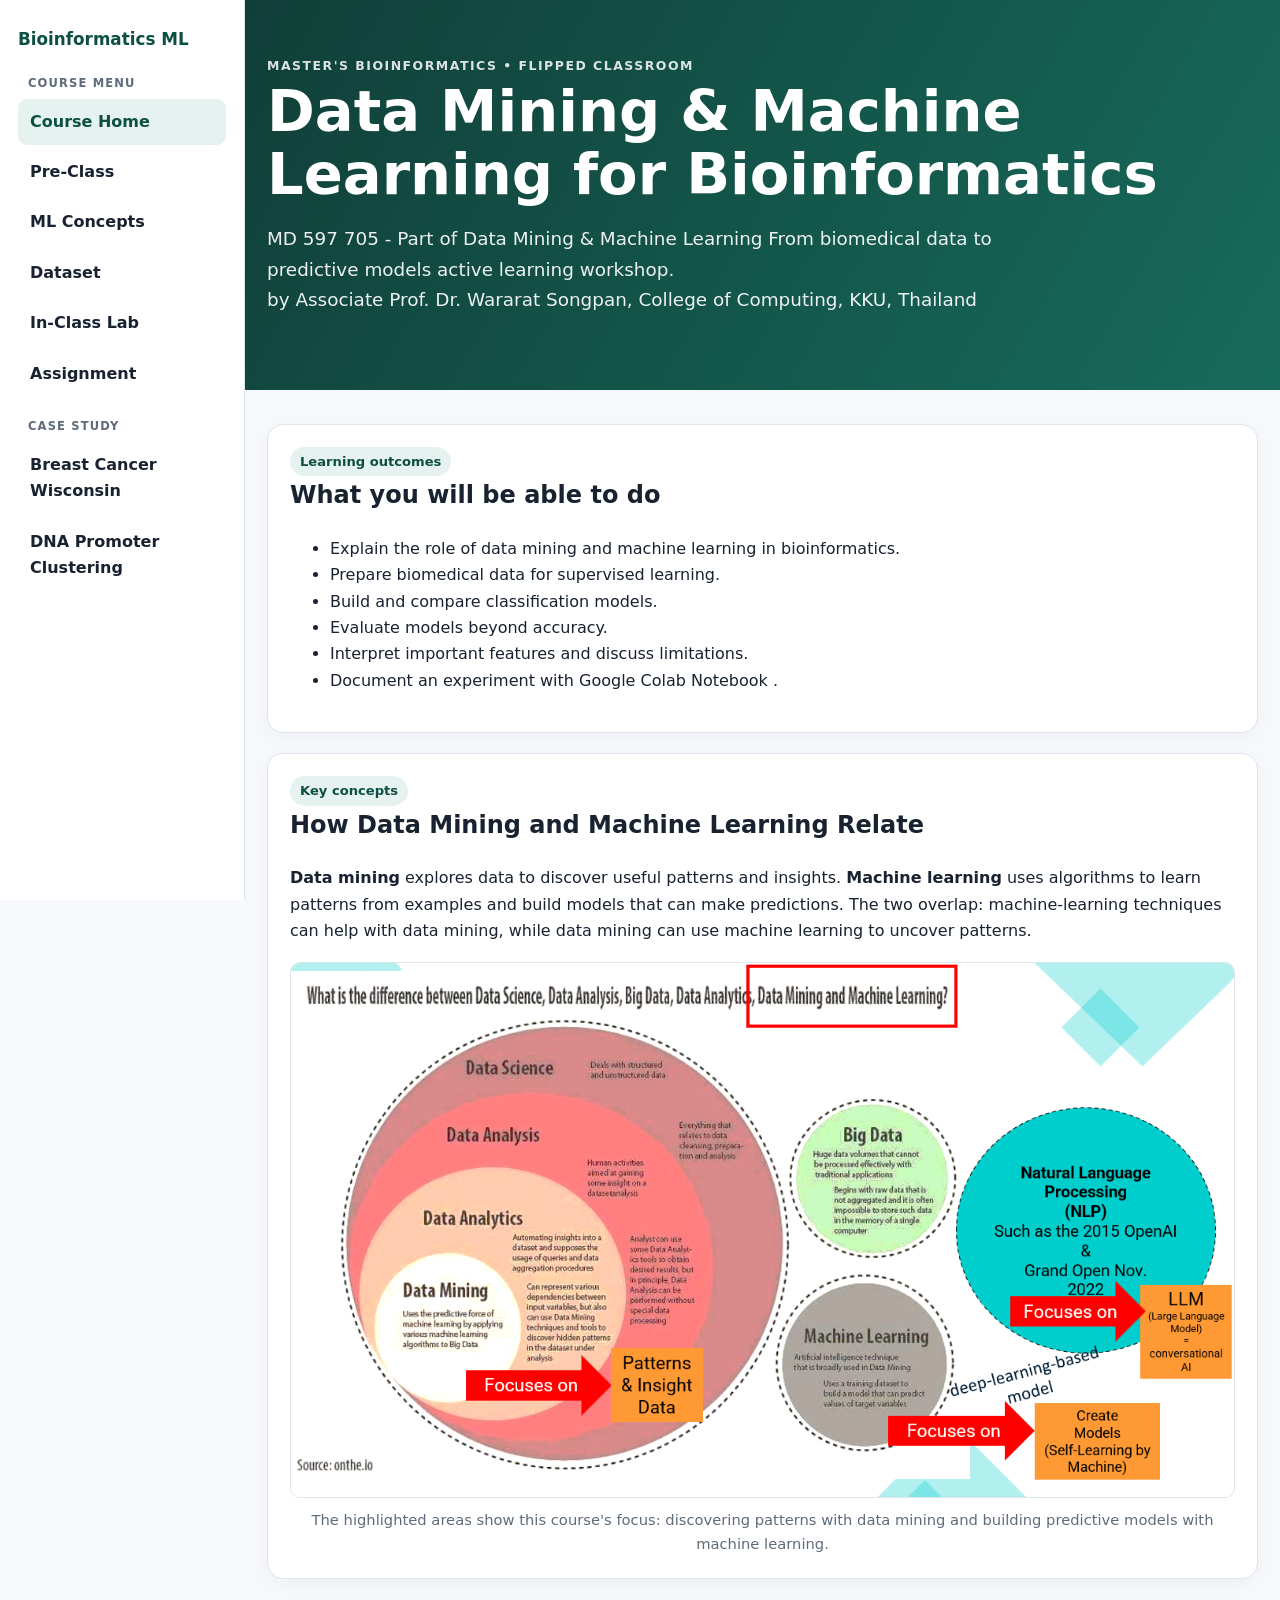
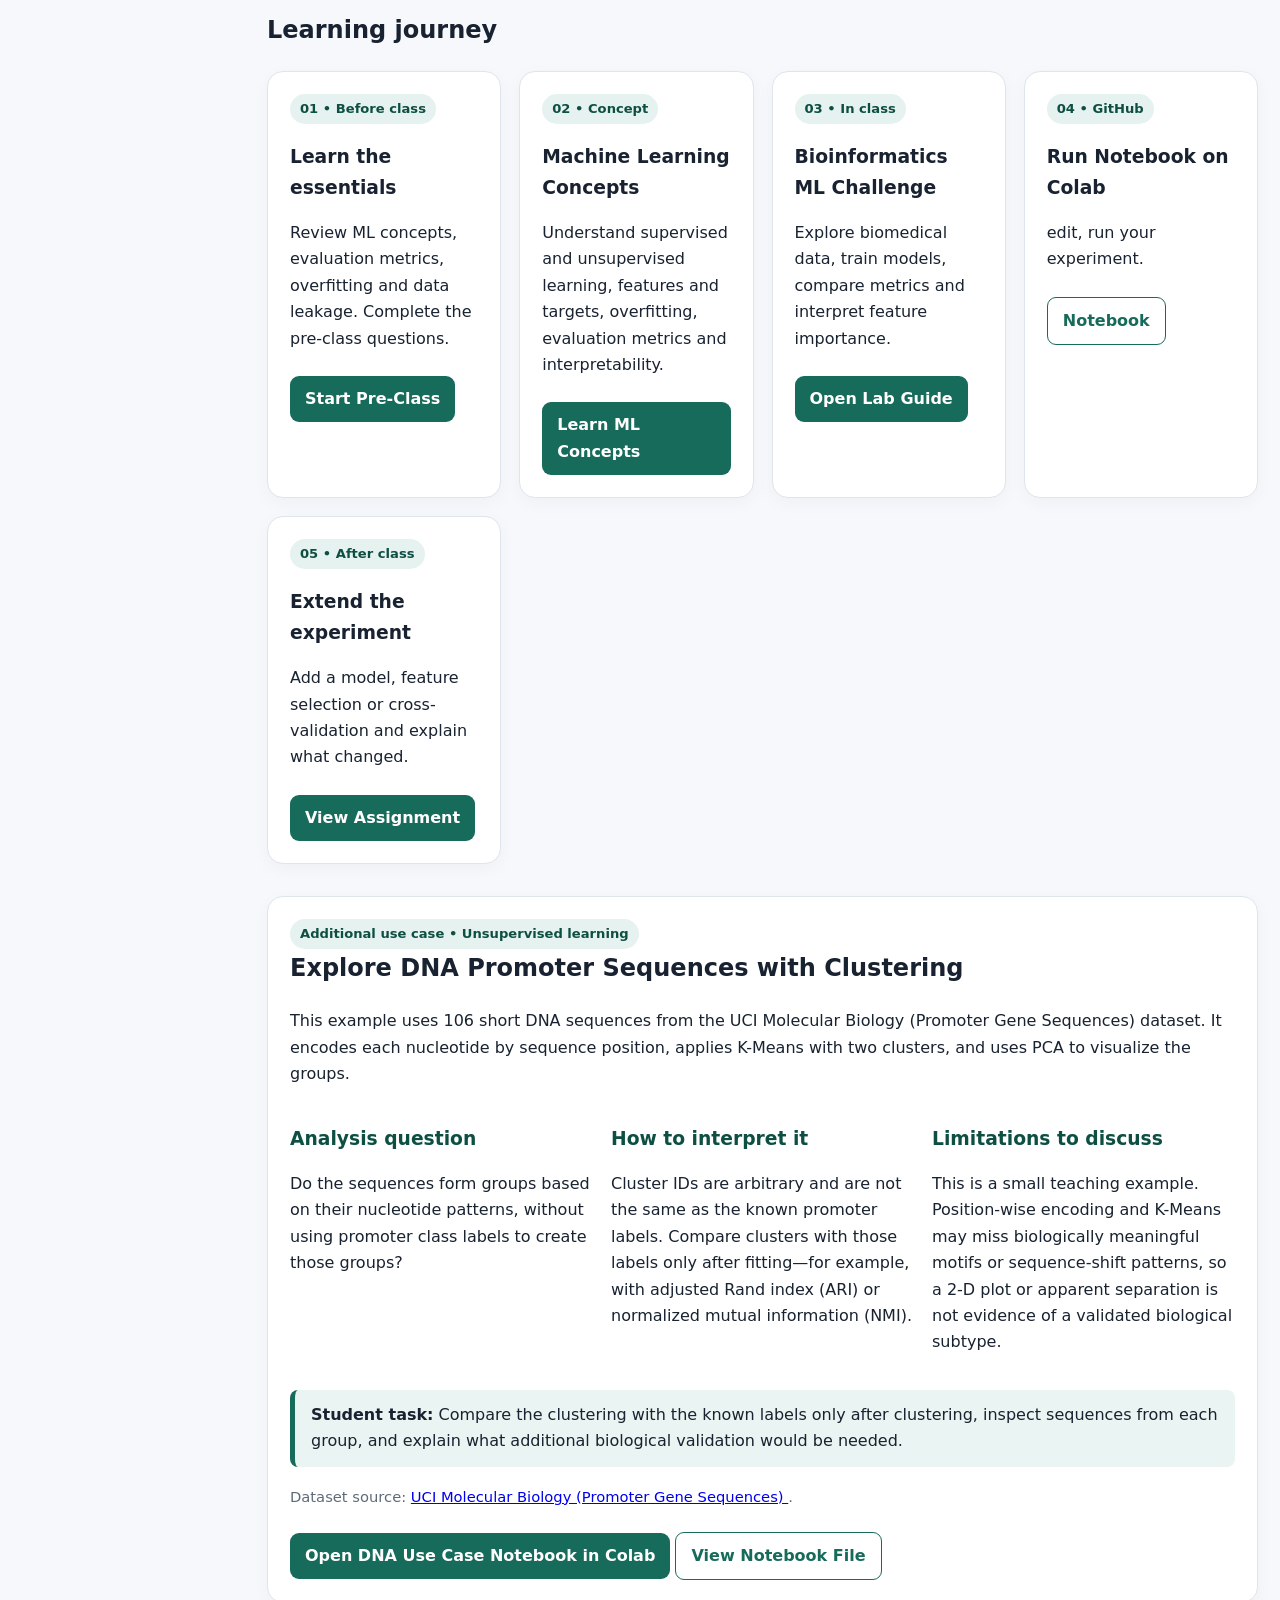
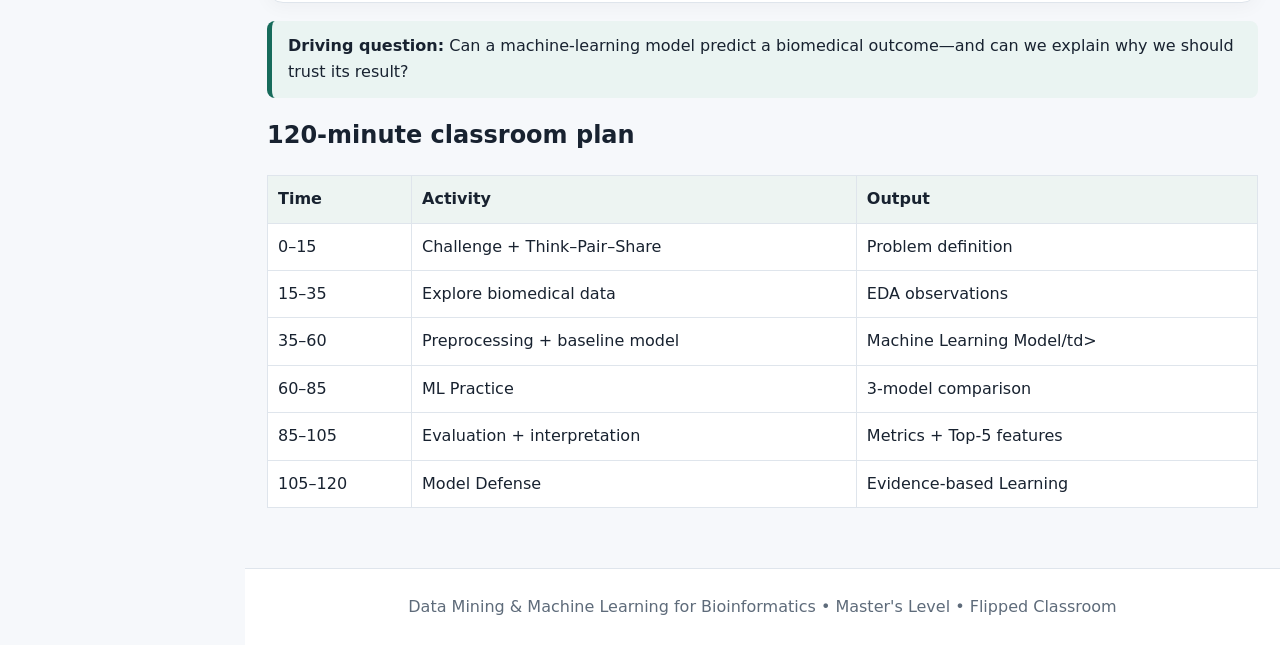
<file: index.html>
<!doctype html>
<html lang="en">
  <head>
    <meta charset="utf-8" />
    <meta name="viewport" content="width=device-width,initial-scale=1" />
    <title>MD 597 705 - Part of Data Mining & Machine Learning</title>
    <link rel="stylesheet" href="style.css" />
  </head>
  <body>
    <div class="course-shell">
      <aside class="sidebar">
        <div class="brand">Bioinformatics ML</div>
        <div class="section">Course Menu</div>
        <a class="active" href="index.html">Course Home</a
        ><a href="pre-class/index.html">Pre-Class</a
        ><a href="concept/index.html">ML Concepts</a>
        <a href="dataset/index.html">Dataset</a
        ><a href="lab/index.html">In-Class Lab</a
        ><a href="assignment/index.html">Assignment</a>
        <div class="section">Case Study</div>
        <a href="dataset/index.html">Breast Cancer Wisconsin</a>
        <a href="#dna-use-case">DNA Promoter Clustering</a>
      </aside>
      <div class="course-content">
        <header>
          <div class="wrap">
            <div class="eyebrow">
              Master's Bioinformatics • Flipped Classroom
            </div>
            <h1>Data Mining & Machine Learning for Bioinformatics</h1>
            <p class="subtitle">
              MD 597 705 - Part of Data Mining & Machine Learning From biomedical data to predictive models active learning workshop.
              <br>by Associate Prof. Dr. Wararat Songpan, College of Computing, KKU, Thailand
            </p>
          </div>
        </header>

        <main class="wrap">
          <section class="card">
            <span class="badge">Learning outcomes</span>
            <h2>What you will be able to do</h2>
            <ul>
              <li>
                Explain the role of data mining and machine learning in
                bioinformatics.
              </li>
              <li>Prepare biomedical data for supervised learning.</li>
              <li>Build and compare classification models.</li>
              <li>Evaluate models beyond accuracy.</li>
              <li>Interpret important features and discuss limitations.</li>
              <li>Document an experiment with Google Colab Notebook .</li>
            </ul>
          </section>
          <section class="card concept-overview" aria-labelledby="concept-overview-title">
            <span class="badge">Key concepts</span>
            <h2 id="concept-overview-title">
              How Data Mining and Machine Learning Relate
            </h2>
            <p>
              <strong>Data mining</strong> explores data to discover useful
              patterns and insights. <strong>Machine learning</strong> uses
              algorithms to learn patterns from examples and build models that
              can make predictions. The two overlap: machine-learning
              techniques can help with data mining, while data mining can use
              machine learning to uncover patterns.
            </p>
            <figure class="concept-figure">
              <img
                src="images/data-mining-machine-learning.png"
                alt="Diagram comparing Data Science, Data Analysis, Data Analytics, Data Mining, Big Data, Machine Learning, and Natural Language Processing. It highlights that Data Mining focuses on patterns and insights in data, while Machine Learning focuses on creating models."
                loading="lazy"
              />
              <figcaption>
                The highlighted areas show this course's focus: discovering
                patterns with data mining and building predictive models with
                machine learning.
              </figcaption>
            </figure>
          </section>
          <h2 style="margin-top: 32px">Learning journey</h2>
          <div class="grid">
            <div class="card">
              <span class="badge">01 • Before class</span>
              <h3>Learn the essentials</h3>
              <p>
                Review ML concepts, evaluation metrics, overfitting and data
                leakage. Complete the pre-class questions.
              </p>
              <a class="btn" href="pre-class/index.html">Start Pre-Class</a>
            </div>
            <div class="card">
              <span class="badge">02 • Concept</span>
              <h3>Machine Learning Concepts</h3>
              <p>
                Understand supervised and unsupervised learning, features and
                targets, overfitting, evaluation metrics and
                interpretability.
              </p>
              <a class="btn" href="concept/index.html">Learn ML Concepts</a>
            </div>
            <div class="card">
              <span class="badge">03 • In class</span>
              <h3>Bioinformatics ML Challenge</h3>
              <p>
                Explore biomedical data, train models, compare metrics and
                interpret feature importance.
              </p>
              <a class="btn" href="lab/index.html">Open Lab Guide</a>
            </div>
            <div class="card">
              <span class="badge">04 • GitHub</span>
              <h3>Run Notebook on Colab</h3>
              <p>edit, run your experiment.</p>
              <a class="btn secondary" href="https://colab.research.google.com/github/wararatkku/bioinformatics-ml/blob/main/notebooks/bioinformatics_ml.ipynb"
                >Notebook</a
              >
            </div>
            <div class="card">
              <span class="badge">05 • After class</span>
              <h3>Extend the experiment</h3>
              <p>
                Add a model, feature selection or cross-validation and explain
                what changed.
              </p>
              <a class="btn" href="assignment/index.html">View Assignment</a>
            </div>
          </div>
          <section class="card dna-case-study" id="dna-use-case" aria-labelledby="dna-case-study-title">
            <span class="badge">Additional use case • Unsupervised learning</span>
            <h2 id="dna-case-study-title">Explore DNA Promoter Sequences with Clustering</h2>
            <p>
              This example uses 106 short DNA sequences from the UCI Molecular
              Biology (Promoter Gene Sequences) dataset. It encodes each
              nucleotide by sequence position, applies K-Means with two
              clusters, and uses PCA to visualize the groups.
            </p>
            <div class="grid dna-analysis-grid">
              <div>
                <h3>Analysis question</h3>
                <p>
                  Do the sequences form groups based on their nucleotide
                  patterns, without using promoter class labels to create
                  those groups?
                </p>
              </div>
              <div>
                <h3>How to interpret it</h3>
                <p>
                  Cluster IDs are arbitrary and are not the same as the known
                  promoter labels. Compare clusters with those labels only
                  after fitting—for example, with adjusted Rand index (ARI)
                  or normalized mutual information (NMI).
                </p>
              </div>
              <div>
                <h3>Limitations to discuss</h3>
                <p>
                  This is a small teaching example. Position-wise encoding and
                  K-Means may miss biologically meaningful motifs or
                  sequence-shift patterns, so a 2-D plot or apparent
                  separation is not evidence of a validated biological
                  subtype.
                </p>
              </div>
            </div>
            <div class="callout">
              <strong>Student task:</strong> Compare the clustering with the
              known labels only after clustering, inspect sequences from each
              group, and explain what additional biological validation would
              be needed.
            </div>
            <p class="small">
              Dataset source:
              <a href="https://archive.ics.uci.edu/dataset/106/molecular+biology+promoter+gene+sequences">
                UCI Molecular Biology (Promoter Gene Sequences)
              </a>.
            </p>
            <a
              class="btn"
              href="https://colab.research.google.com/github/wararatkku/bioinformatics-ml-flipped-classroom/blob/main/notebooks/Usecase_DNAclassification.ipynb"
              >Open DNA Use Case Notebook in Colab</a
            >
            <a
              class="btn secondary"
              href="notebooks/Usecase_DNAclassification.ipynb"
              >View Notebook File</a
            >
          </section>
          <div class="callout">
            <strong>Driving question:</strong> Can a machine-learning model
            predict a biomedical outcome—and can we explain why we should trust
            its result?
          </div>
          <h2>120-minute classroom plan</h2>
          <table>
            <tr>
              <th>Time</th>
              <th>Activity</th>
              <th>Output</th>
            </tr>
            <tr>
              <td>0–15</td>
              <td>Challenge + Think–Pair–Share</td>
              <td>Problem definition</td>
            </tr>
            <tr>
              <td>15–35</td>
              <td>Explore biomedical data</td>
              <td>EDA observations</td>
            </tr>
            <tr>
              <td>35–60</td>
              <td>Preprocessing + baseline model</td>
              <td>Machine Learning Model/td>
            </tr>
            <tr>
              <td>60–85</td>
              <td>ML Practice</td>
              <td>3-model comparison</td>
            </tr>
            <tr>
              <td>85–105</td>
              <td>Evaluation + interpretation</td>
              <td>Metrics + Top-5 features</td>
            </tr>
            <tr>
              <td>105–120</td>
              <td>Model Defense</td>
              <td>Evidence-based Learning</td>
            </tr>

          </table>
        </main>
        <footer>
          Data Mining & Machine Learning for Bioinformatics • Master's Level •
          Flipped Classroom
        </footer>
      </div>
    </div>
  </body>
</html>
</file>
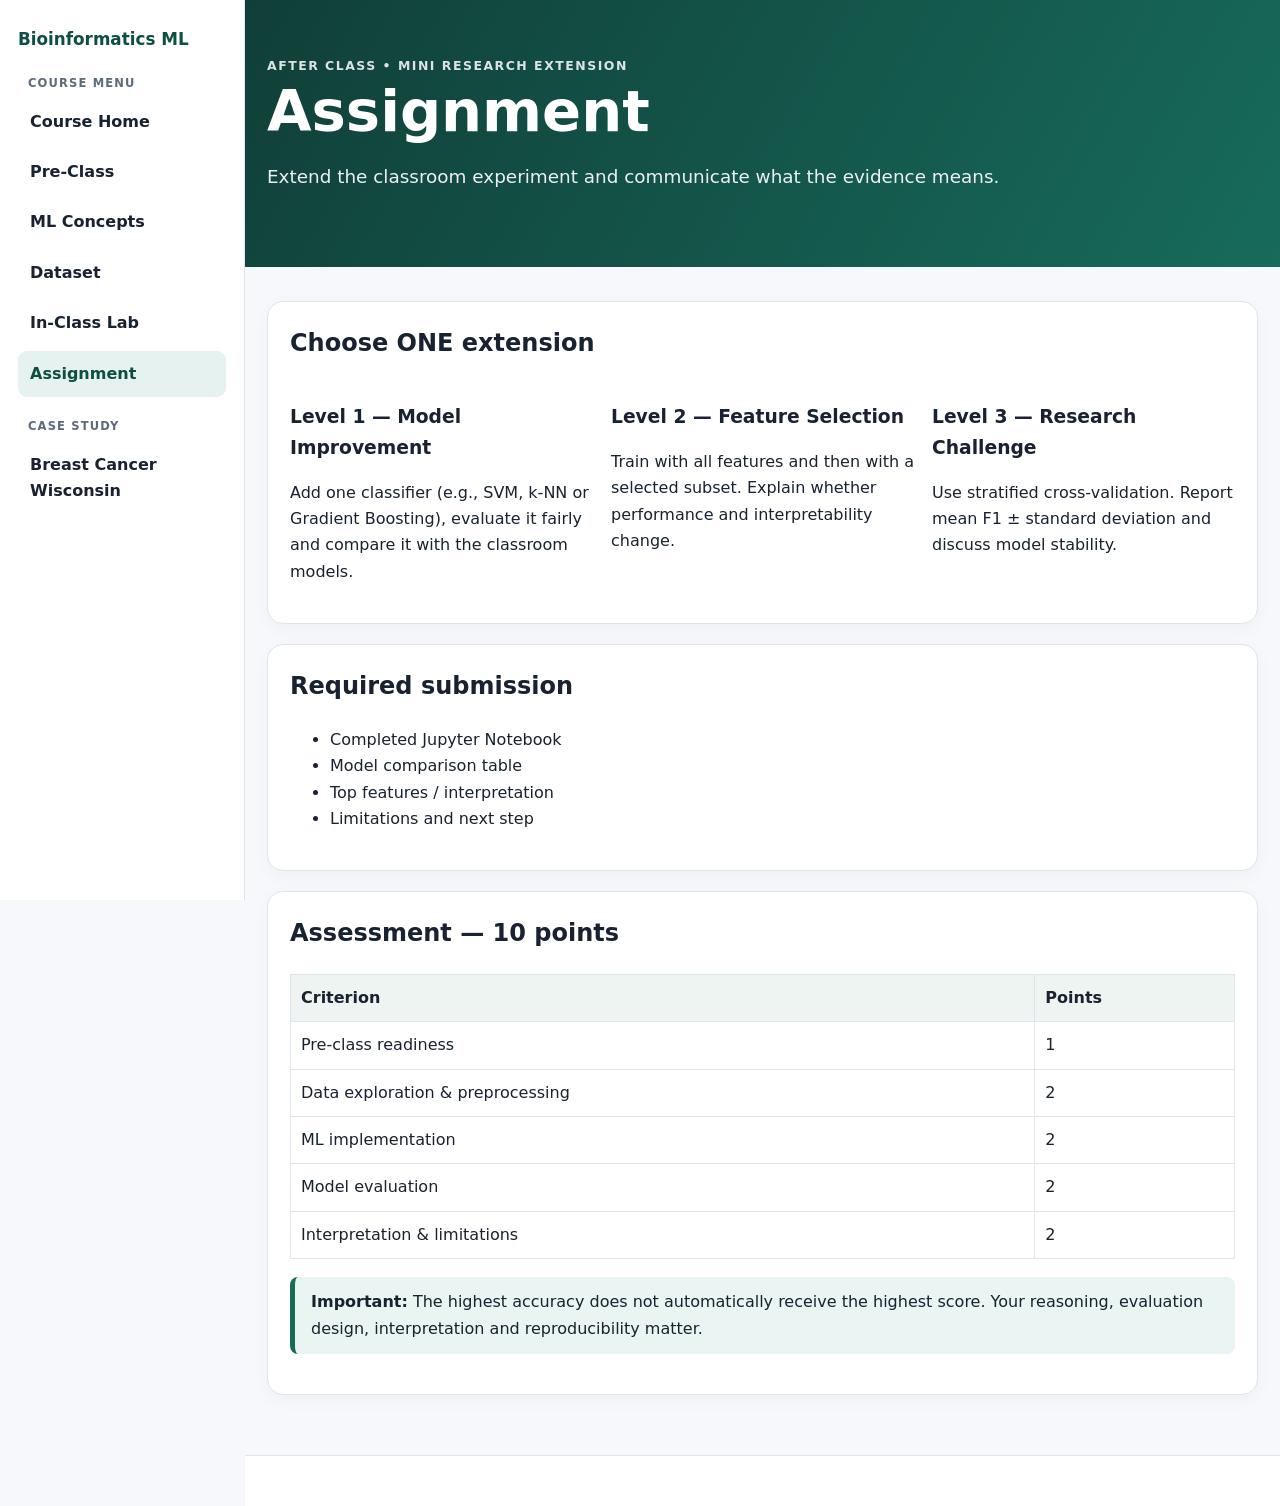
<file: assignment/index.html>
<!doctype html>
<html lang="en">
  <head>
    <meta charset="utf-8" />
    <meta name="viewport" content="width=device-width,initial-scale=1" />
    <title>Assignment</title>
    <link rel="stylesheet" href="../style.css" />
  </head>
  <body>
    <div class="course-shell">
      <aside class="sidebar">
        <div class="brand">Bioinformatics ML</div>
        <div class="section">Course Menu</div>
        <a class="" href="../index.html">Course Home</a
        ><a class="" href="../pre-class/index.html">Pre-Class</a
        ><a class="" href="../concept/index.html">ML Concepts</a
        ><a class="" href="../dataset/index.html">Dataset</a
        ><a class="" href="../lab/index.html">In-Class Lab</a
        ><a class="active" href="../assignment/index.html">Assignment</a>
        <div class="section">Case Study</div>
        <a href="../dataset/index.html">Breast Cancer Wisconsin</a>
      </aside>
      <div class="course-content">
        <header>
          <div class="wrap">
            <div class="eyebrow">After Class • Mini Research Extension</div>
            <h1>Assignment</h1>
            <p class="subtitle">
              Extend the classroom experiment and communicate what the evidence
              means.
            </p>
          </div>
        </header>
        <main class="wrap">
          <section class="card">
            <h2>Choose ONE extension</h2>
            <div class="grid">
              <div>
                <h3>Level 1 — Model Improvement</h3>
                <p>
                  Add one classifier (e.g., SVM, k-NN or Gradient Boosting),
                  evaluate it fairly and compare it with the classroom models.
                </p>
              </div>
              <div>
                <h3>Level 2 — Feature Selection</h3>
                <p>
                  Train with all features and then with a selected subset.
                  Explain whether performance and interpretability change.
                </p>
              </div>
              <div>
                <h3>Level 3 — Research Challenge</h3>
                <p>
                  Use stratified cross-validation. Report mean F1 ± standard
                  deviation and discuss model stability.
                </p>
              </div>
            </div>
          </section>
          <section class="card" style="margin-top: 20px">
            <h2>Required submission</h2>
            <ul>
              <li>Completed Jupyter Notebook</li>
              <li>Model comparison table</li>
              <li>Top features / interpretation</li>
              <li>Limitations and next step</li>
            </ul>
          </section>
          <section class="card" style="margin-top: 20px">
            <h2>Assessment — 10 points</h2>
            <table>
              <tr>
                <th>Criterion</th>
                <th>Points</th>
              </tr>
              <tr>
                <td>Pre-class readiness</td>
                <td>1</td>
              </tr>
              <tr>
                <td>Data exploration & preprocessing</td>
                <td>2</td>
              </tr>
              <tr>
                <td>ML implementation</td>
                <td>2</td>
              </tr>
              <tr>
                <td>Model evaluation</td>
                <td>2</td>
              </tr>
              <tr>
                <td>Interpretation & limitations</td>
                <td>2</td>
              </tr>
            </table>
            <div class="callout">
              <strong>Important:</strong> The highest accuracy does not
              automatically receive the highest score. Your reasoning,
              evaluation design, interpretation and reproducibility matter.
            </div>
          </section>
        </main>
        <footer>
        </footer>
      </div>
    </div>
  </body>
</html>
</file>
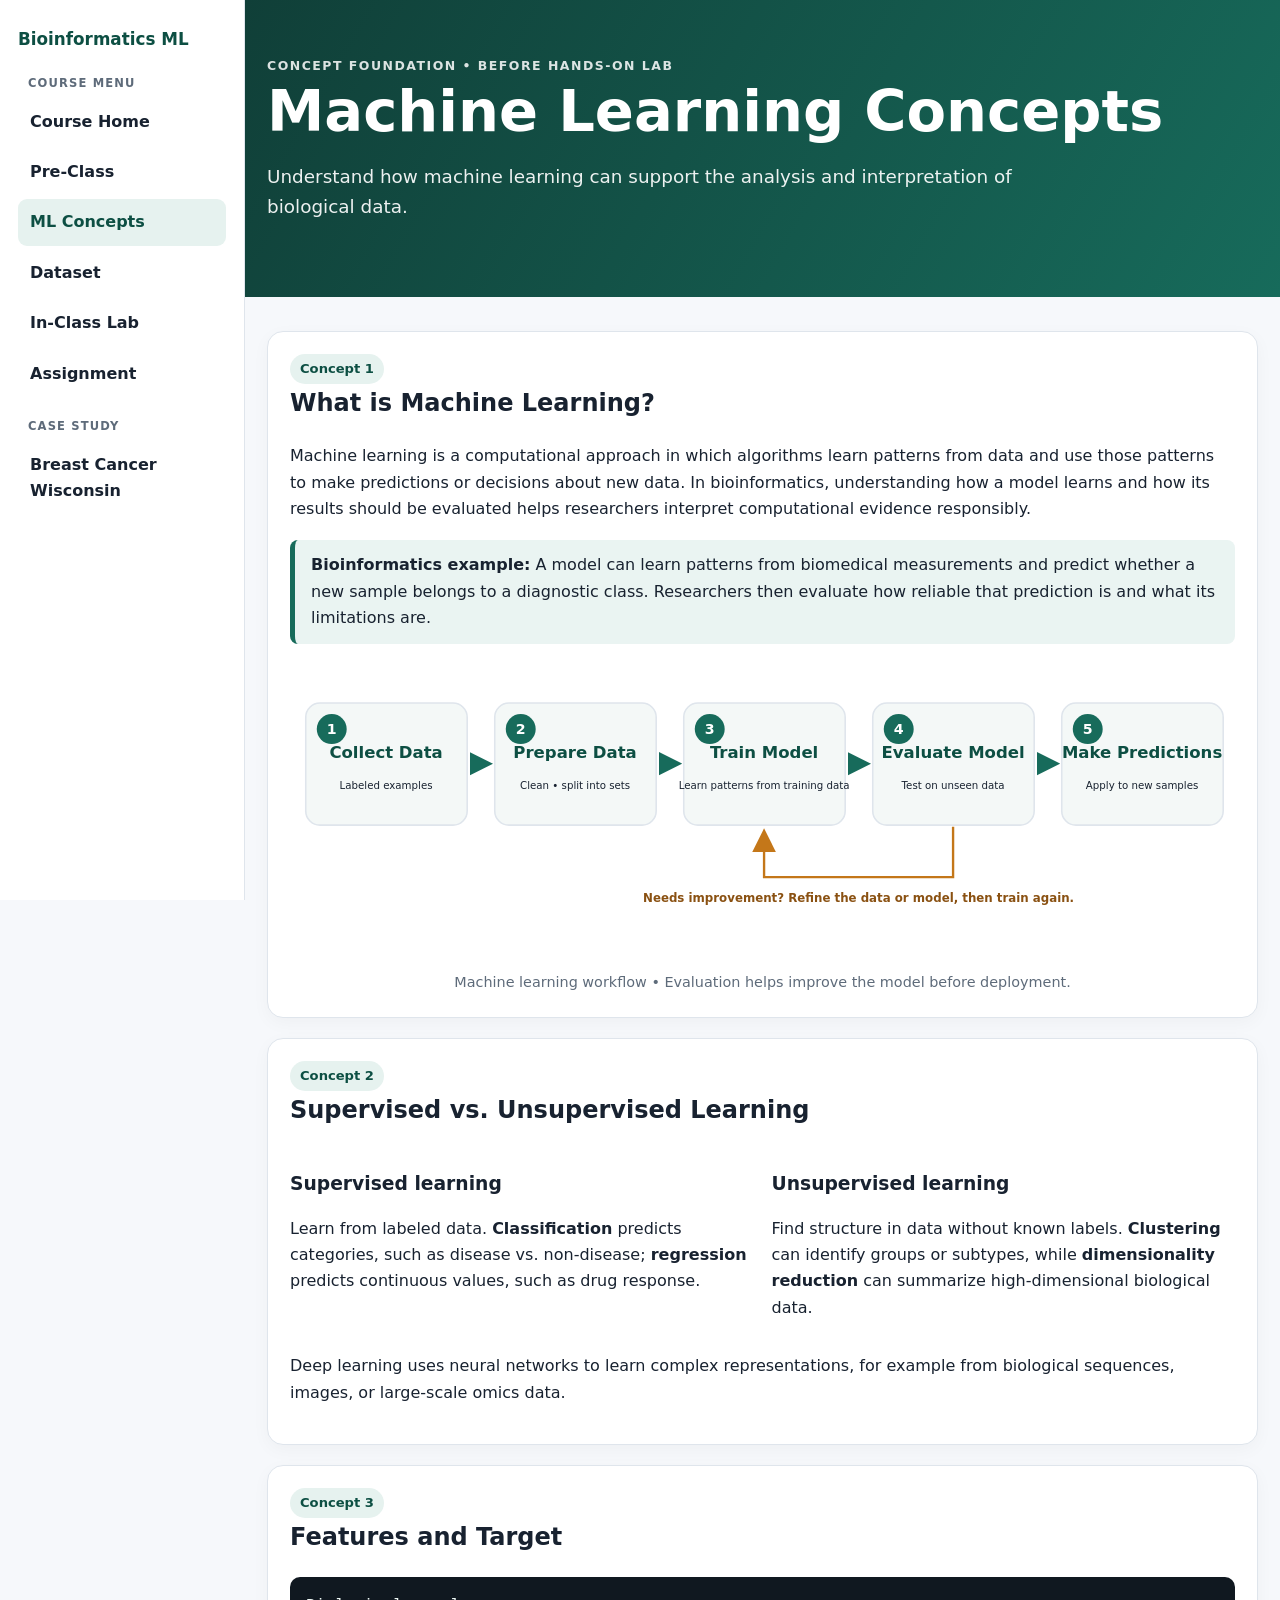
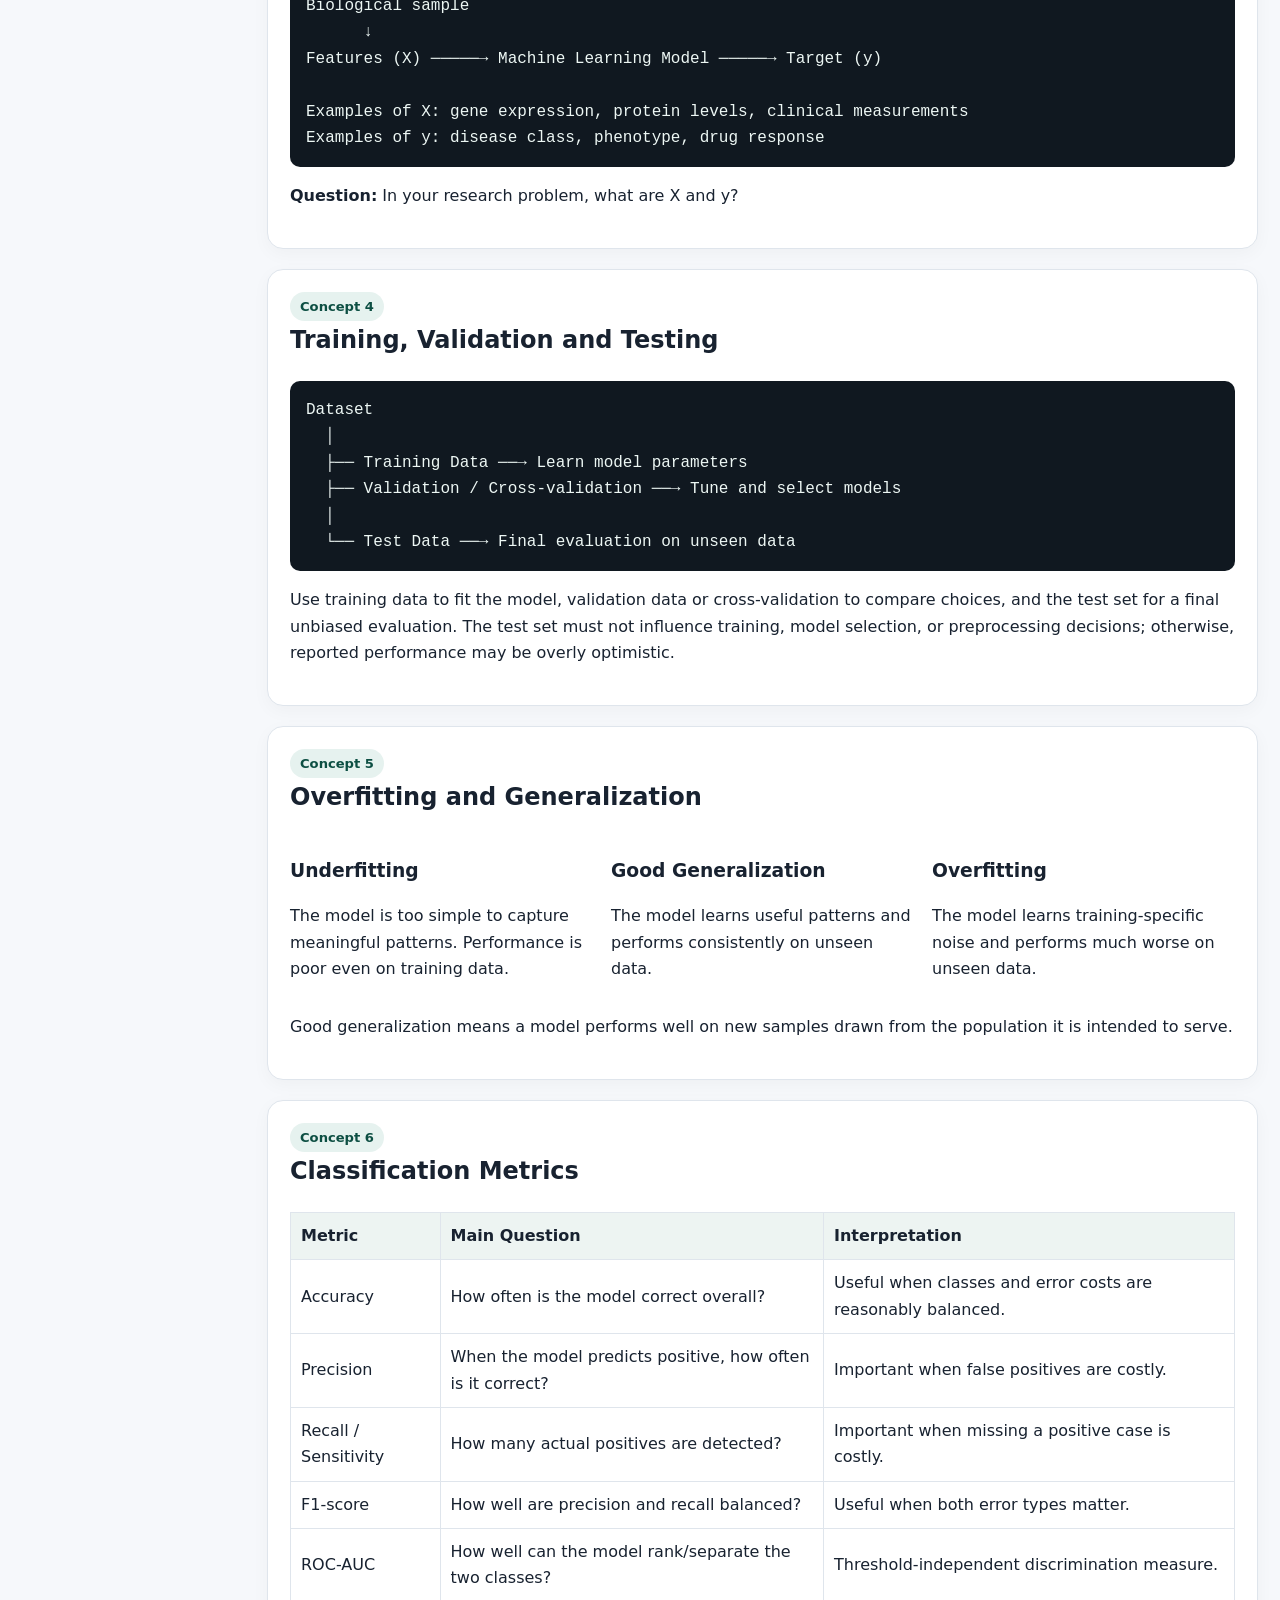
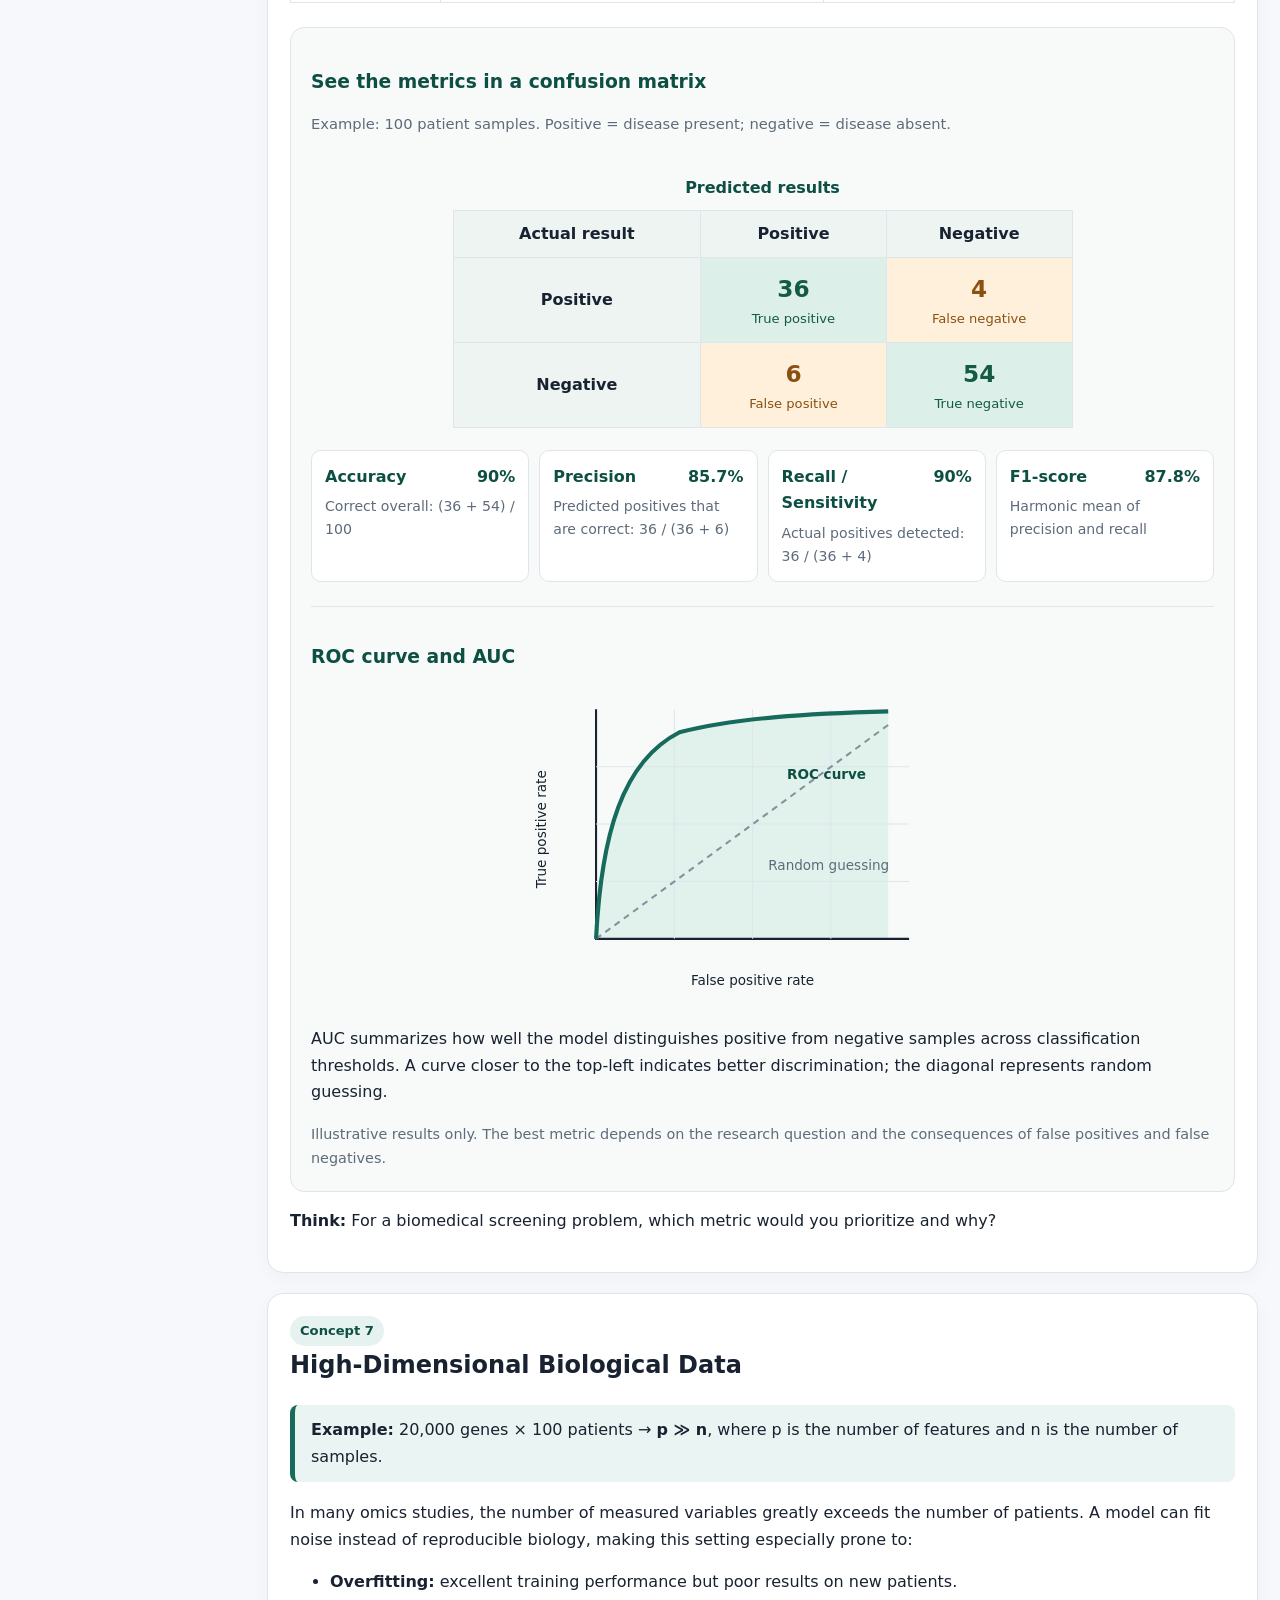
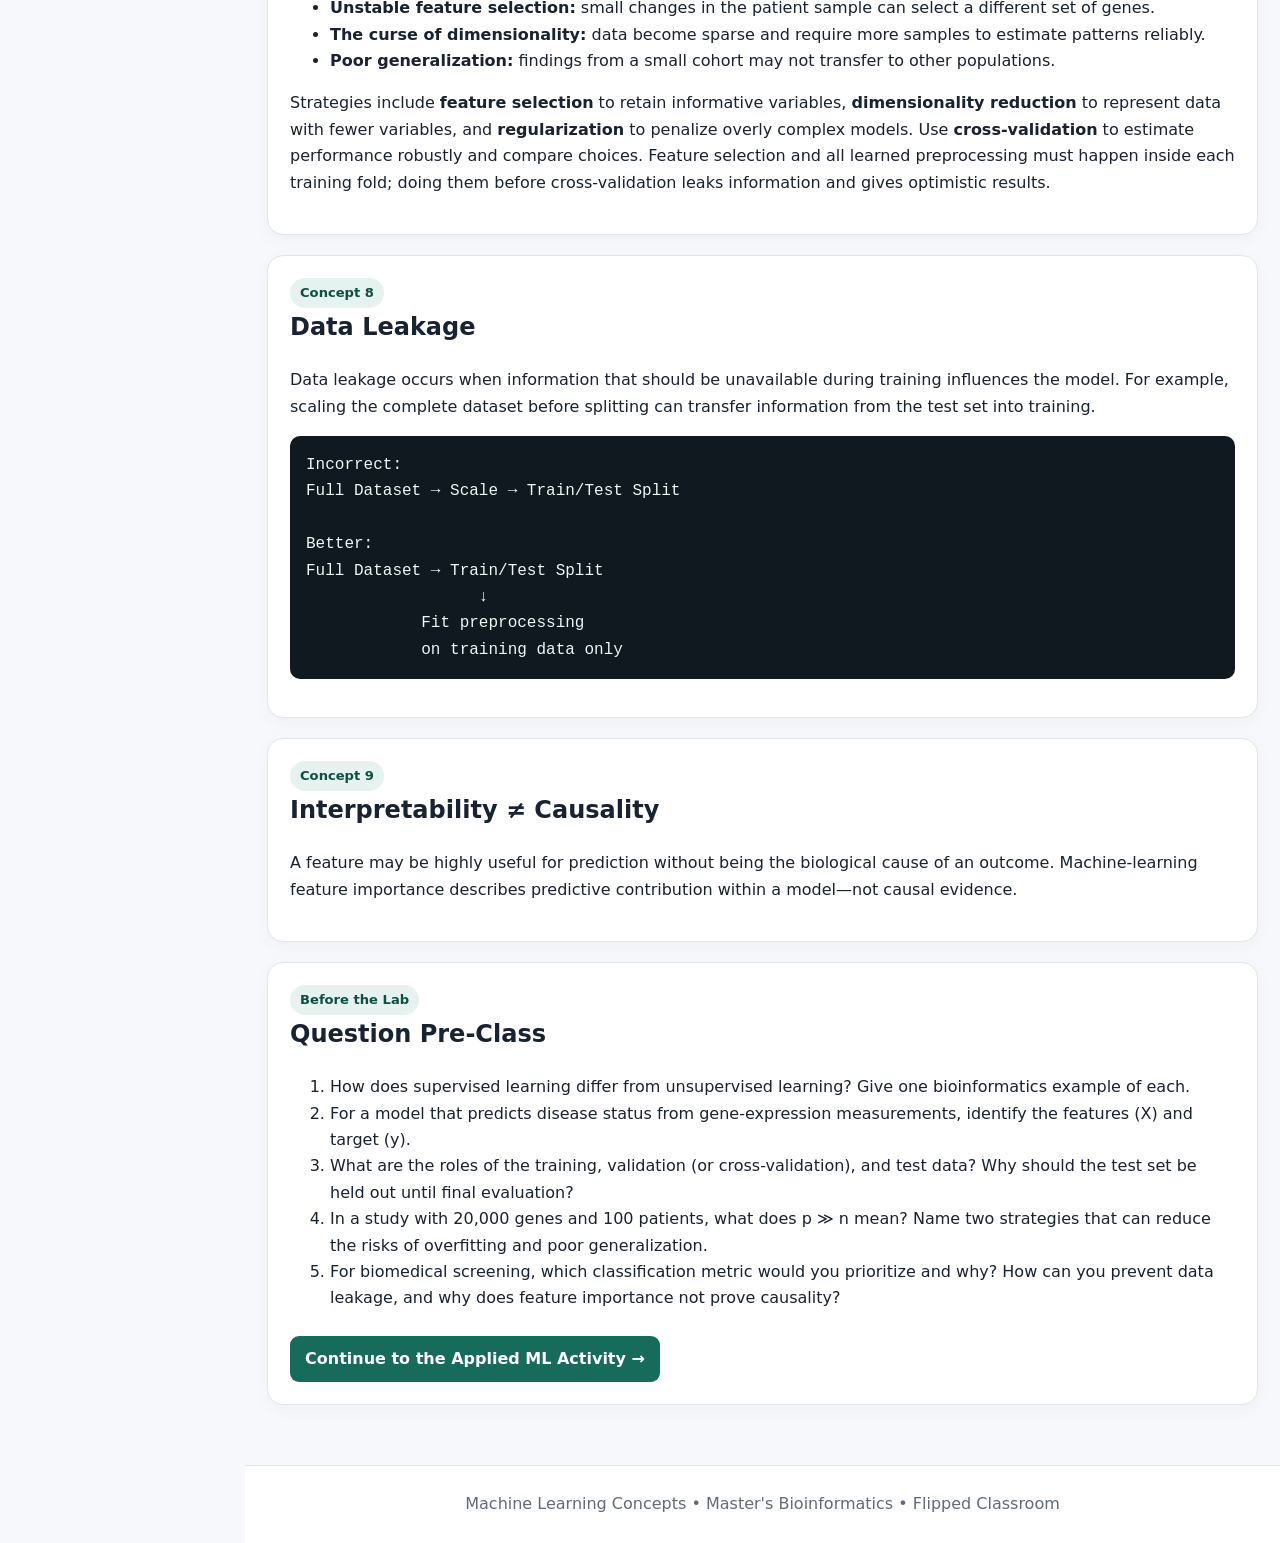
<file: concept/index.html>
<!doctype html><html lang="en"><head><meta charset="utf-8"><meta name="viewport" content="width=device-width,initial-scale=1">
<title>Machine Learning Concepts</title><link rel="stylesheet" href="../style.css"></head><body><div class="course-shell"><aside class="sidebar"><div class="brand">Bioinformatics ML</div><div class="section">Course Menu</div><a class="" href="../index.html">Course Home</a><a class="" href="../pre-class/index.html">Pre-Class</a><a class="active" href="../concept/index.html">ML Concepts</a><a class="" href="../dataset/index.html">Dataset</a><a class="" href="../lab/index.html">In-Class Lab</a><a class="" href="../assignment/index.html">Assignment</a><div class="section">Case Study</div><a href="../dataset/index.html">Breast Cancer Wisconsin</a></aside><div class="course-content">
<header><div class="wrap"><div class="eyebrow">Concept Foundation • Before Hands-on Lab</div>
<h1>Machine Learning Concepts</h1>
<p class="subtitle">Understand how machine learning can support the analysis and interpretation of biological data.</p></div></header>

<main class="wrap">
<section class="card"><span class="badge">Concept 1</span><h2>What is Machine Learning?</h2>
<p>Machine learning is a computational approach in which algorithms learn patterns from data and use those patterns to make predictions or decisions about new data. In bioinformatics, understanding how a model learns and how its results should be evaluated helps researchers interpret computational evidence responsibly.</p>
<div class="callout"><strong>Bioinformatics example:</strong> A model can learn patterns from biomedical measurements and predict whether a new sample belongs to a diagnostic class. Researchers then evaluate how reliable that prediction is and what its limitations are.</div>
<figure class="ml-workflow-figure">
<div class="ml-workflow-scroll">
<svg class="ml-workflow" viewBox="0 0 1200 360" role="img" aria-labelledby="ml-workflow-title ml-workflow-description">
<title id="ml-workflow-title">Machine learning workflow</title>
<desc id="ml-workflow-description">Five steps: collect labeled data, prepare and split it, train a model, evaluate it on unseen data, and use it to predict new samples. If evaluation is poor, improve the data or model and train again.</desc>
<defs>
<marker id="ml-arrow" markerWidth="10" markerHeight="10" refX="8" refY="5" orient="auto"><path d="M0 0L10 5L0 10z" fill="#176b5b"/></marker>
<marker id="ml-return-arrow" markerWidth="10" markerHeight="10" refX="8" refY="5" orient="auto"><path d="M0 0L10 5L0 10z" fill="#c47719"/></marker>
</defs>
<g class="ml-step">
<rect x="20" y="42" width="205" height="155" rx="18"/>
<circle cx="53" cy="75" r="19"/><text class="ml-number" x="53" y="81">1</text>
<text class="ml-step-title" x="122" y="112">Collect Data</text>
<text class="ml-step-detail" x="122" y="151">Labeled examples</text>
</g>
<g class="ml-step">
<rect x="260" y="42" width="205" height="155" rx="18"/>
<circle cx="293" cy="75" r="19"/><text class="ml-number" x="293" y="81">2</text>
<text class="ml-step-title" x="362" y="112">Prepare Data</text>
<text class="ml-step-detail" x="362" y="151">Clean • split into sets</text>
</g>
<g class="ml-step">
<rect x="500" y="42" width="205" height="155" rx="18"/>
<circle cx="533" cy="75" r="19"/><text class="ml-number" x="533" y="81">3</text>
<text class="ml-step-title" x="602" y="112">Train Model</text>
<text class="ml-step-detail" x="602" y="151">Learn patterns from training data</text>
</g>
<g class="ml-step">
<rect x="740" y="42" width="205" height="155" rx="18"/>
<circle cx="773" cy="75" r="19"/><text class="ml-number" x="773" y="81">4</text>
<text class="ml-step-title" x="842" y="112">Evaluate Model</text>
<text class="ml-step-detail" x="842" y="151">Test on unseen data</text>
</g>
<g class="ml-step">
<rect x="980" y="42" width="205" height="155" rx="18"/>
<circle cx="1013" cy="75" r="19"/><text class="ml-number" x="1013" y="81">5</text>
<text class="ml-step-title" x="1082" y="112">Make Predictions</text>
<text class="ml-step-detail" x="1082" y="151">Apply to new samples</text>
</g>
<path class="ml-flow-arrow" d="M229 119H252"/><path class="ml-flow-arrow" d="M469 119H492"/>
<path class="ml-flow-arrow" d="M709 119H732"/><path class="ml-flow-arrow" d="M949 119H972"/>
<path class="ml-feedback-arrow" d="M842 199V263H602V207"/>
<text class="ml-feedback-label" x="722" y="295">Needs improvement? Refine the data or model, then train again.</text>
</svg>
</div>
<figcaption>Machine learning workflow • Evaluation helps improve the model before deployment.</figcaption>
</figure></section>

<section class="card" style="margin-top:20px"><span class="badge">Concept 2</span><h2>Supervised vs. Unsupervised Learning</h2>
<div class="grid">
<div><h3>Supervised learning</h3><p>Learn from labeled data. <strong>Classification</strong> predicts categories, such as disease vs. non-disease; <strong>regression</strong> predicts continuous values, such as drug response.</p></div>
<div><h3>Unsupervised learning</h3><p>Find structure in data without known labels. <strong>Clustering</strong> can identify groups or subtypes, while <strong>dimensionality reduction</strong> can summarize high-dimensional biological data.</p></div>
</div>
<p>Deep learning uses neural networks to learn complex representations, for example from biological sequences, images, or large-scale omics data.</p></section>

<section class="card" style="margin-top:20px"><span class="badge">Concept 3</span><h2>Features and Target</h2>
<pre>Biological sample
      ↓
Features (X) ─────→ Machine Learning Model ─────→ Target (y)

Examples of X: gene expression, protein levels, clinical measurements
Examples of y: disease class, phenotype, drug response</pre>
<p><strong>Question:</strong> In your research problem, what are X and y?</p></section>

<section class="card" style="margin-top:20px"><span class="badge">Concept 4</span><h2>Training, Validation and Testing</h2>
<pre>Dataset
  │
  ├── Training Data ──→ Learn model parameters
  ├── Validation / Cross-validation ──→ Tune and select models
  │
  └── Test Data ──→ Final evaluation on unseen data</pre>
<p>Use training data to fit the model, validation data or cross-validation to compare choices, and the test set for a final unbiased evaluation. The test set must not influence training, model selection, or preprocessing decisions; otherwise, reported performance may be overly optimistic.</p></section>

<section class="card" style="margin-top:20px"><span class="badge">Concept 5</span><h2>Overfitting and Generalization</h2>
<div class="grid"><div><h3>Underfitting</h3><p>The model is too simple to capture meaningful patterns. Performance is poor even on training data.</p></div>
<div><h3>Good Generalization</h3><p>The model learns useful patterns and performs consistently on unseen data.</p></div>
<div><h3>Overfitting</h3><p>The model learns training-specific noise and performs much worse on unseen data.</p></div></div>
<p>Good generalization means a model performs well on new samples drawn from the population it is intended to serve.</p></section>

<section class="card" style="margin-top:20px"><span class="badge">Concept 6</span><h2>Classification Metrics</h2>
<table><tr><th>Metric</th><th>Main Question</th><th>Interpretation</th></tr>
<tr><td>Accuracy</td><td>How often is the model correct overall?</td><td>Useful when classes and error costs are reasonably balanced.</td></tr>
<tr><td>Precision</td><td>When the model predicts positive, how often is it correct?</td><td>Important when false positives are costly.</td></tr>
<tr><td>Recall / Sensitivity</td><td>How many actual positives are detected?</td><td>Important when missing a positive case is costly.</td></tr>
<tr><td>F1-score</td><td>How well are precision and recall balanced?</td><td>Useful when both error types matter.</td></tr>
<tr><td>ROC-AUC</td><td>How well can the model rank/separate the two classes?</td><td>Threshold-independent discrimination measure.</td></tr></table>
<figure class="metrics-figure">
<h3>See the metrics in a confusion matrix</h3>
<p class="small">Example: 100 patient samples. Positive = disease present; negative = disease absent.</p>
<div class="confusion-wrap">
<table class="confusion-matrix" aria-label="Confusion matrix for 100 hypothetical patient samples">
<caption>Predicted results</caption>
<thead><tr><th scope="col">Actual result</th><th scope="col">Positive</th><th scope="col">Negative</th></tr></thead>
<tbody>
<tr><th scope="row">Positive</th><td class="cm-tp"><strong>36</strong><span>True positive</span></td><td class="cm-fn"><strong>4</strong><span>False negative</span></td></tr>
<tr><th scope="row">Negative</th><td class="cm-fp"><strong>6</strong><span>False positive</span></td><td class="cm-tn"><strong>54</strong><span>True negative</span></td></tr>
</tbody>
</table>
</div>
<div class="metric-explainer-grid">
<div class="metric-explainer"><strong>Accuracy <span>90%</span></strong><p>Correct overall: (36 + 54) / 100</p></div>
<div class="metric-explainer"><strong>Precision <span>85.7%</span></strong><p>Predicted positives that are correct: 36 / (36 + 6)</p></div>
<div class="metric-explainer"><strong>Recall / Sensitivity <span>90%</span></strong><p>Actual positives detected: 36 / (36 + 4)</p></div>
<div class="metric-explainer"><strong>F1-score <span>87.8%</span></strong><p>Harmonic mean of precision and recall</p></div>
</div>
<div class="roc-explainer">
<h3>ROC curve and AUC</h3>
<div class="roc-chart-wrap">
<svg class="roc-chart" viewBox="0 0 460 310" role="img" aria-labelledby="roc-title roc-description">
<title id="roc-title">Illustration of a ROC curve</title>
<desc id="roc-description">The horizontal axis is false positive rate and the vertical axis is true positive rate. A sample ROC curve rises toward the top-left corner. A diagonal line indicates random guessing. The area under the curve summarizes discrimination across thresholds.</desc>
<path class="roc-area" d="M70 250 C75 150 95 80 150 52 C205 38 275 34 350 32 L350 250 Z"/>
<path class="roc-axis" d="M70 30V250H370"/>
<path class="roc-gridline" d="M70 195H370M70 140H370M70 85H370M145 30V250M220 30V250M295 30V250"/>
<path class="roc-random" d="M70 250L350 45"/>
<path class="roc-line" d="M70 250 C75 150 95 80 150 52 C205 38 275 34 350 32"/>
<text x="220" y="294" class="roc-label">False positive rate</text>
<text x="22" y="145" class="roc-label roc-y-label" transform="rotate(-90 22 145)">True positive rate</text>
<text x="253" y="97" class="roc-legend">ROC curve</text>
<text x="235" y="184" class="roc-random-label">Random guessing</text>
</svg>
</div>
<p>AUC summarizes how well the model distinguishes positive from negative samples across classification thresholds. A curve closer to the top-left indicates better discrimination; the diagonal represents random guessing.</p>
</div>
<figcaption>Illustrative results only. The best metric depends on the research question and the consequences of false positives and false negatives.</figcaption>
</figure>
<p><strong>Think:</strong> For a biomedical screening problem, which metric would you prioritize and why?</p></section>

<section class="card" style="margin-top:20px"><span class="badge">Concept 7</span><h2>High-Dimensional Biological Data</h2>
<div class="callout"><strong>Example:</strong> 20,000 genes × 100 patients → <strong>p ≫ n</strong>, where p is the number of features and n is the number of samples.</div>
<p>In many omics studies, the number of measured variables greatly exceeds the number of patients. A model can fit noise instead of reproducible biology, making this setting especially prone to:</p>
<ul><li><strong>Overfitting:</strong> excellent training performance but poor results on new patients.</li>
<li><strong>Unstable feature selection:</strong> small changes in the patient sample can select a different set of genes.</li>
<li><strong>The curse of dimensionality:</strong> data become sparse and require more samples to estimate patterns reliably.</li>
<li><strong>Poor generalization:</strong> findings from a small cohort may not transfer to other populations.</li></ul>
<p>Strategies include <strong>feature selection</strong> to retain informative variables, <strong>dimensionality reduction</strong> to represent data with fewer variables, and <strong>regularization</strong> to penalize overly complex models. Use <strong>cross-validation</strong> to estimate performance robustly and compare choices. Feature selection and all learned preprocessing must happen inside each training fold; doing them before cross-validation leaks information and gives optimistic results.</p></section>

<section class="card" style="margin-top:20px"><span class="badge">Concept 8</span><h2>Data Leakage</h2>
<p>Data leakage occurs when information that should be unavailable during training influences the model. For example, scaling the complete dataset before splitting can transfer information from the test set into training.</p>
<pre>Incorrect:
Full Dataset → Scale → Train/Test Split

Better:
Full Dataset → Train/Test Split
                  ↓
            Fit preprocessing
            on training data only</pre></section>

<section class="card" style="margin-top:20px"><span class="badge">Concept 9</span><h2>Interpretability ≠ Causality</h2>
<p>A feature may be highly useful for prediction without being the biological cause of an outcome. Machine-learning feature importance describes predictive contribution within a model—not causal evidence.</p></section>

<section class="card" style="margin-top:20px"><span class="badge">Before the Lab</span><h2>Question Pre-Class</h2>
<ol><li>How does supervised learning differ from unsupervised learning? Give one bioinformatics example of each.</li>
<li>For a model that predicts disease status from gene-expression measurements, identify the features (X) and target (y).</li>
<li>What are the roles of the training, validation (or cross-validation), and test data? Why should the test set be held out until final evaluation?</li>
<li>In a study with 20,000 genes and 100 patients, what does p ≫ n mean? Name two strategies that can reduce the risks of overfitting and poor generalization.</li>
<li>For biomedical screening, which classification metric would you prioritize and why? How can you prevent data leakage, and why does feature importance not prove causality?</li></ol>
<a class="btn" href="../lab/index.html">Continue to the Applied ML Activity →</a></section>
</main><footer>Machine Learning Concepts • Master's Bioinformatics • Flipped Classroom</footer></div></div></body></html>
</file>
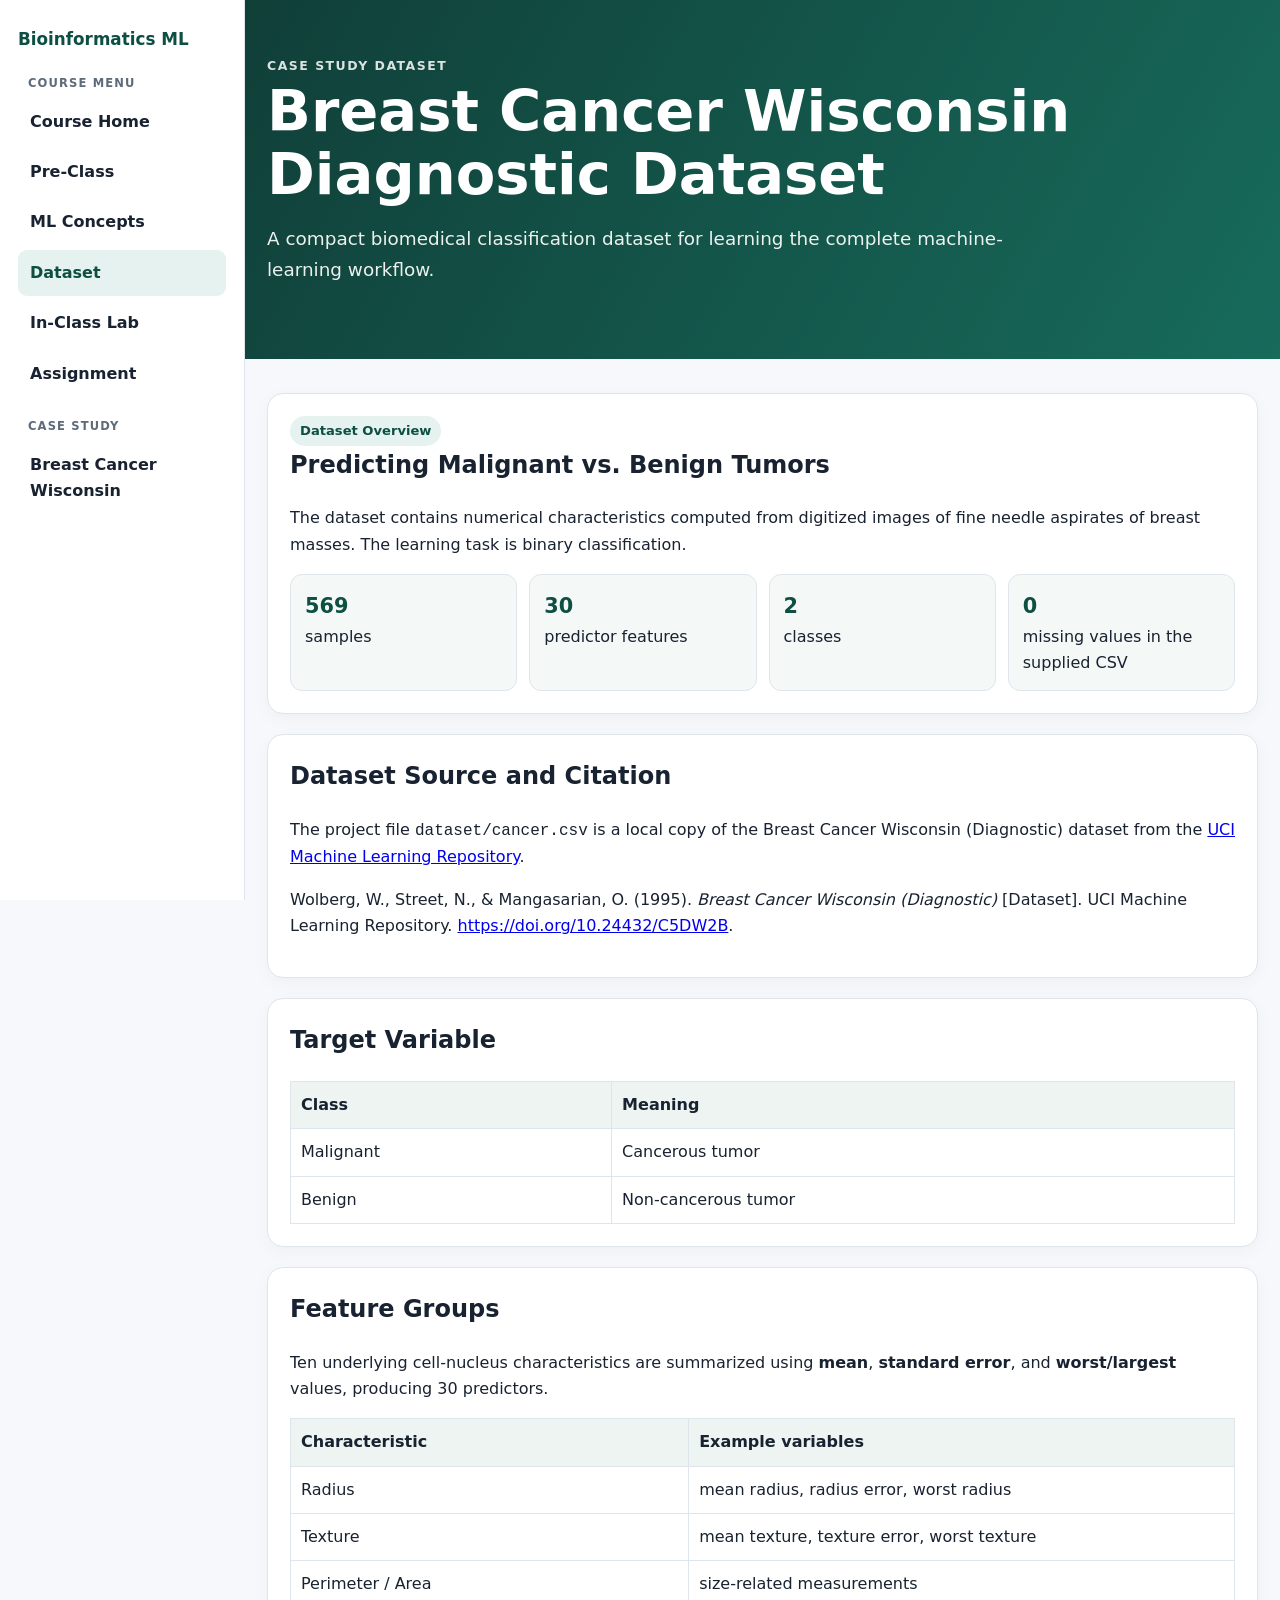
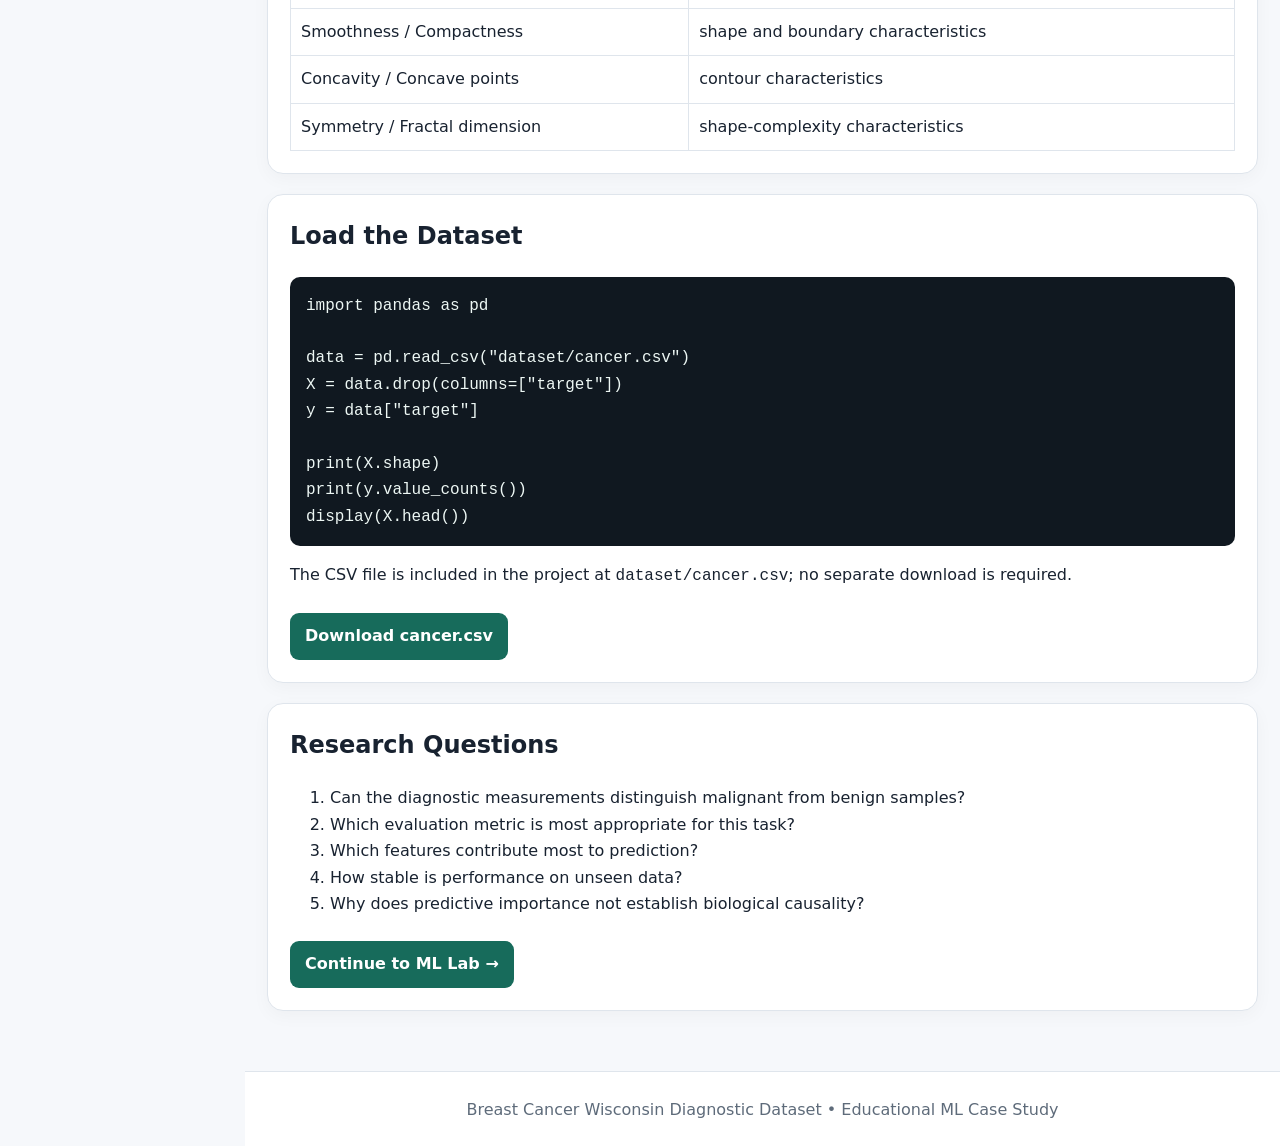
<file: dataset/index.html>
<!doctype html><html lang="en"><head><meta charset="utf-8"><meta name="viewport" content="width=device-width,initial-scale=1">
<title>Dataset | Breast Cancer Wisconsin</title><link rel="stylesheet" href="../style.css"></head><body><div class="course-shell">
<aside class="sidebar"><div class="brand">Bioinformatics ML</div><div class="section">Course Menu</div><a class="" href="../index.html">Course Home</a><a class="" href="../pre-class/index.html">Pre-Class</a><a class="" href="../concept/index.html">ML Concepts</a><a class="active" href="../dataset/index.html">Dataset</a><a class="" href="../lab/index.html">In-Class Lab</a><a class="" href="../assignment/index.html">Assignment</a><div class="section">Case Study</div><a href="../dataset/index.html">Breast Cancer Wisconsin</a></aside><div class="course-content">
<header><div class="wrap"><div class="eyebrow">Case Study Dataset</div><h1>Breast Cancer Wisconsin Diagnostic Dataset</h1>
<p class="subtitle">A compact biomedical classification dataset for learning the complete machine-learning workflow.</p></div></header>
<main class="wrap">
<section class="card"><span class="badge">Dataset Overview</span><h2>Predicting Malignant vs. Benign Tumors</h2>
<p>The dataset contains numerical characteristics computed from digitized images of fine needle aspirates of breast masses. The learning task is binary classification.</p>
<div class="dataset-facts"><div class="fact"><strong>569</strong>samples</div><div class="fact"><strong>30</strong>predictor features</div><div class="fact"><strong>2</strong>classes</div><div class="fact"><strong>0</strong>missing values in the supplied CSV</div></div></section>
<section class="card" style="margin-top:20px"><h2>Dataset Source and Citation</h2>
<p>The project file <code>dataset/cancer.csv</code> is a local copy of the Breast Cancer Wisconsin (Diagnostic) dataset from the <a href="https://archive.ics.uci.edu/dataset/17/breast+cancer+wisconsin+diagnostic">UCI Machine Learning Repository</a>.</p>
<p>Wolberg, W., Street, N., &amp; Mangasarian, O. (1995). <em>Breast Cancer Wisconsin (Diagnostic)</em> [Dataset]. UCI Machine Learning Repository. <a href="https://doi.org/10.24432/C5DW2B">https://doi.org/10.24432/C5DW2B</a>.</p></section>
<section class="card" style="margin-top:20px"><h2>Target Variable</h2><table><tr><th>Class</th><th>Meaning</th></tr><tr><td>Malignant</td><td>Cancerous tumor</td></tr><tr><td>Benign</td><td>Non-cancerous tumor</td></tr></table></section>
<section class="card" style="margin-top:20px"><h2>Feature Groups</h2>
<p>Ten underlying cell-nucleus characteristics are summarized using <strong>mean</strong>, <strong>standard error</strong>, and <strong>worst/largest</strong> values, producing 30 predictors.</p>
<table><tr><th>Characteristic</th><th>Example variables</th></tr><tr><td>Radius</td><td>mean radius, radius error, worst radius</td></tr><tr><td>Texture</td><td>mean texture, texture error, worst texture</td></tr><tr><td>Perimeter / Area</td><td>size-related measurements</td></tr><tr><td>Smoothness / Compactness</td><td>shape and boundary characteristics</td></tr><tr><td>Concavity / Concave points</td><td>contour characteristics</td></tr><tr><td>Symmetry / Fractal dimension</td><td>shape-complexity characteristics</td></tr></table></section>
<section class="card" style="margin-top:20px"><h2>Load the Dataset</h2><pre>import pandas as pd

data = pd.read_csv("dataset/cancer.csv")
X = data.drop(columns=["target"])
y = data["target"]

print(X.shape)
print(y.value_counts())
display(X.head())</pre>
<p>The CSV file is included in the project at <code>dataset/cancer.csv</code>; no separate download is required.</p>
<a class="btn" href="cancer.csv" download="cancer.csv">Download cancer.csv</a></section>
<section class="card" style="margin-top:20px"><h2>Research Questions</h2><ol><li>Can the diagnostic measurements distinguish malignant from benign samples?</li><li>Which evaluation metric is most appropriate for this task?</li><li>Which features contribute most to prediction?</li><li>How stable is performance on unseen data?</li><li>Why does predictive importance not establish biological causality?</li></ol>
<a class="btn" href="../lab/index.html">Continue to ML Lab →</a></section>
</main><footer>Breast Cancer Wisconsin Diagnostic Dataset • Educational ML Case Study</footer></div></div></body></html>
</file>
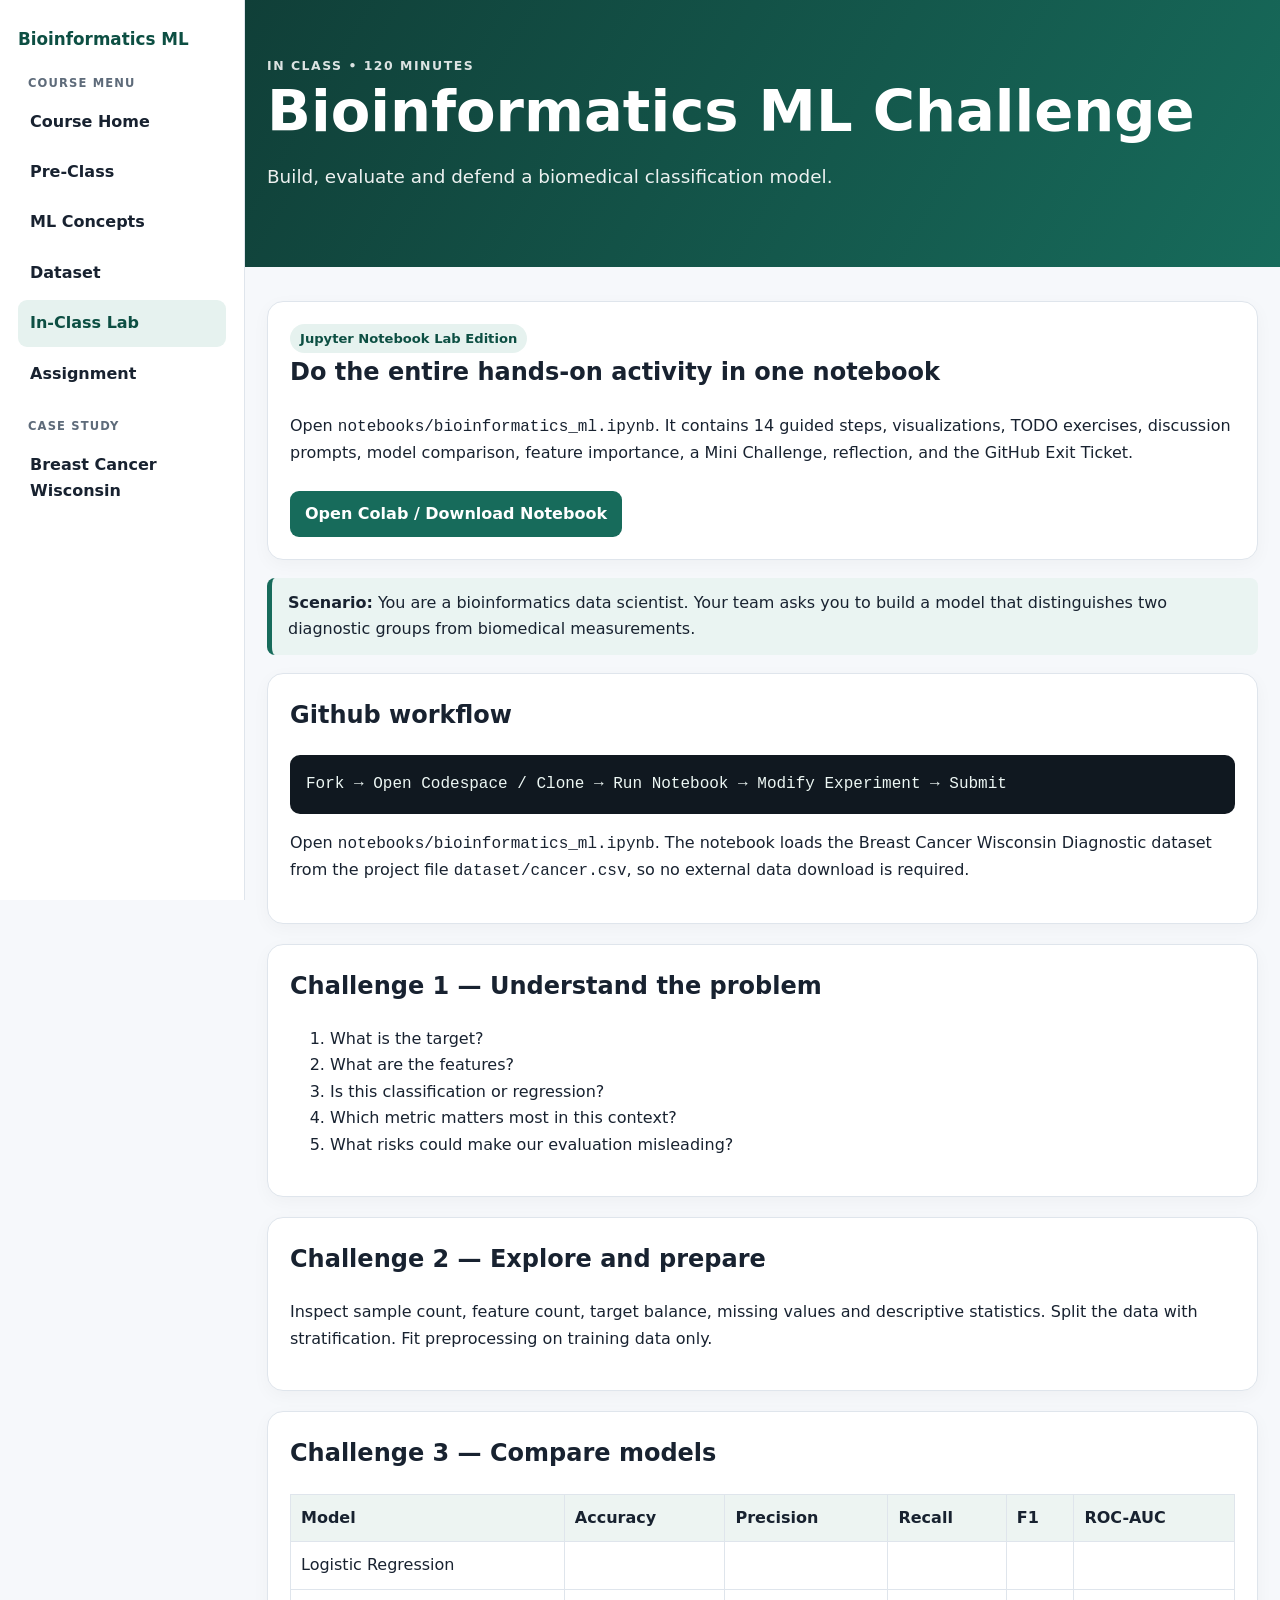
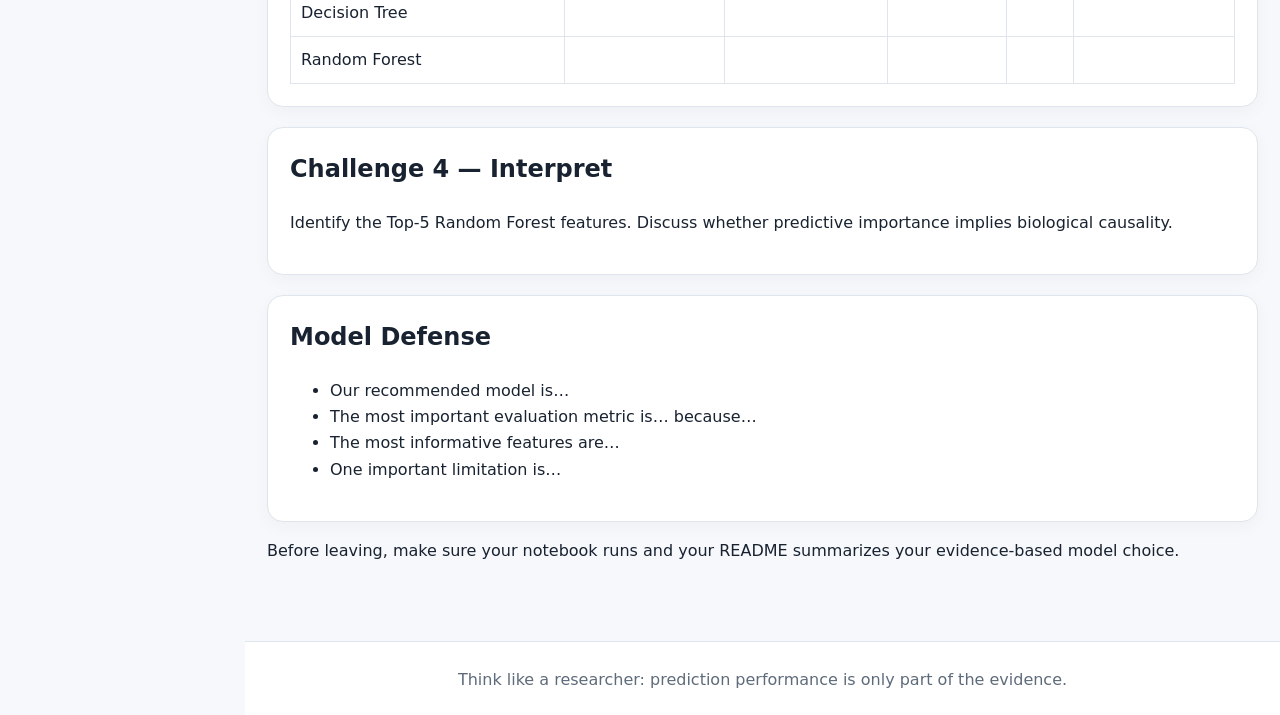
<file: lab/index.html>
<!doctype html><html lang="en"><head><meta charset="utf-8"><meta name="viewport" content="width=device-width,initial-scale=1"><title>In-Class Lab</title><link rel="stylesheet" href="../style.css"></head><body><div class="course-shell"><aside class="sidebar"><div class="brand">Bioinformatics ML</div><div class="section">Course Menu</div><a class="" href="../index.html">Course Home</a><a class="" href="../pre-class/index.html">Pre-Class</a><a class="" href="../concept/index.html">ML Concepts</a><a class="" href="../dataset/index.html">Dataset</a><a class="active" href="../lab/index.html">In-Class Lab</a><a class="" href="../assignment/index.html">Assignment</a><div class="section">Case Study</div><a href="../dataset/index.html">Breast Cancer Wisconsin</a></aside><div class="course-content">
<header><div class="wrap"><div class="eyebrow">In Class • 120 minutes</div><h1>Bioinformatics ML Challenge</h1><p class="subtitle">Build, evaluate and defend a biomedical classification model.</p></div></header>
<main class="wrap"><section class="card"><span class="badge">Jupyter Notebook Lab Edition</span>
<h2>Do the entire hands-on activity in one notebook</h2>
<p>Open <code>notebooks/bioinformatics_ml.ipynb</code>. It contains 14 guided steps, visualizations, TODO exercises, discussion prompts, model comparison, feature importance, a Mini Challenge, reflection, and the GitHub Exit Ticket.</p>
<a class="btn" href="https://colab.research.google.com/">Open Colab / Download Notebook</a></section>
<div class="callout"><strong>Scenario:</strong> You are a bioinformatics data scientist. Your team asks you to build a model that distinguishes two diagnostic groups from biomedical measurements.</div>
<section class="card"><h2>Github workflow</h2><pre>Fork → Open Codespace / Clone → Run Notebook → Modify Experiment → Submit</pre>
<p>Open <code>notebooks/bioinformatics_ml.ipynb</code>. The notebook loads the Breast Cancer Wisconsin Diagnostic dataset from the project file <code>dataset/cancer.csv</code>, so no external data download is required.</p></section>
<section class="card" style="margin-top:20px"><h2>Challenge 1 — Understand the problem</h2><ol><li>What is the target?</li><li>What are the features?</li><li>Is this classification or regression?</li><li>Which metric matters most in this context?</li><li>What risks could make our evaluation misleading?</li></ol></section>
<section class="card" style="margin-top:20px"><h2>Challenge 2 — Explore and prepare</h2><p>Inspect sample count, feature count, target balance, missing values and descriptive statistics. Split the data with stratification. Fit preprocessing on training data only.</p></section>
<section class="card" style="margin-top:20px"><h2>Challenge 3 — Compare models</h2>
<table><tr><th>Model</th><th>Accuracy</th><th>Precision</th><th>Recall</th><th>F1</th><th>ROC-AUC</th></tr>
<tr><td>Logistic Regression</td><td></td><td></td><td></td><td></td><td></td></tr><tr><td>Decision Tree</td><td></td><td></td><td></td><td></td><td></td></tr><tr><td>Random Forest</td><td></td><td></td><td></td><td></td><td></td></tr></table></section>
<section class="card" style="margin-top:20px"><h2>Challenge 4 — Interpret</h2><p>Identify the Top-5 Random Forest features. Discuss whether predictive importance implies biological causality.</p></section>
<section class="card" style="margin-top:20px"><h2>Model Defense </h2><ul><li>Our recommended model is…</li><li>The most important evaluation metric is… because…</li><li>The most informative features are…</li><li>One important limitation is…</li></ul></section>
<p>Before leaving, make sure your notebook runs and your README summarizes your evidence-based model choice.</p></section>
</main><footer>Think like a researcher: prediction performance is only part of the evidence.</footer></div></div></body></html>
</file>
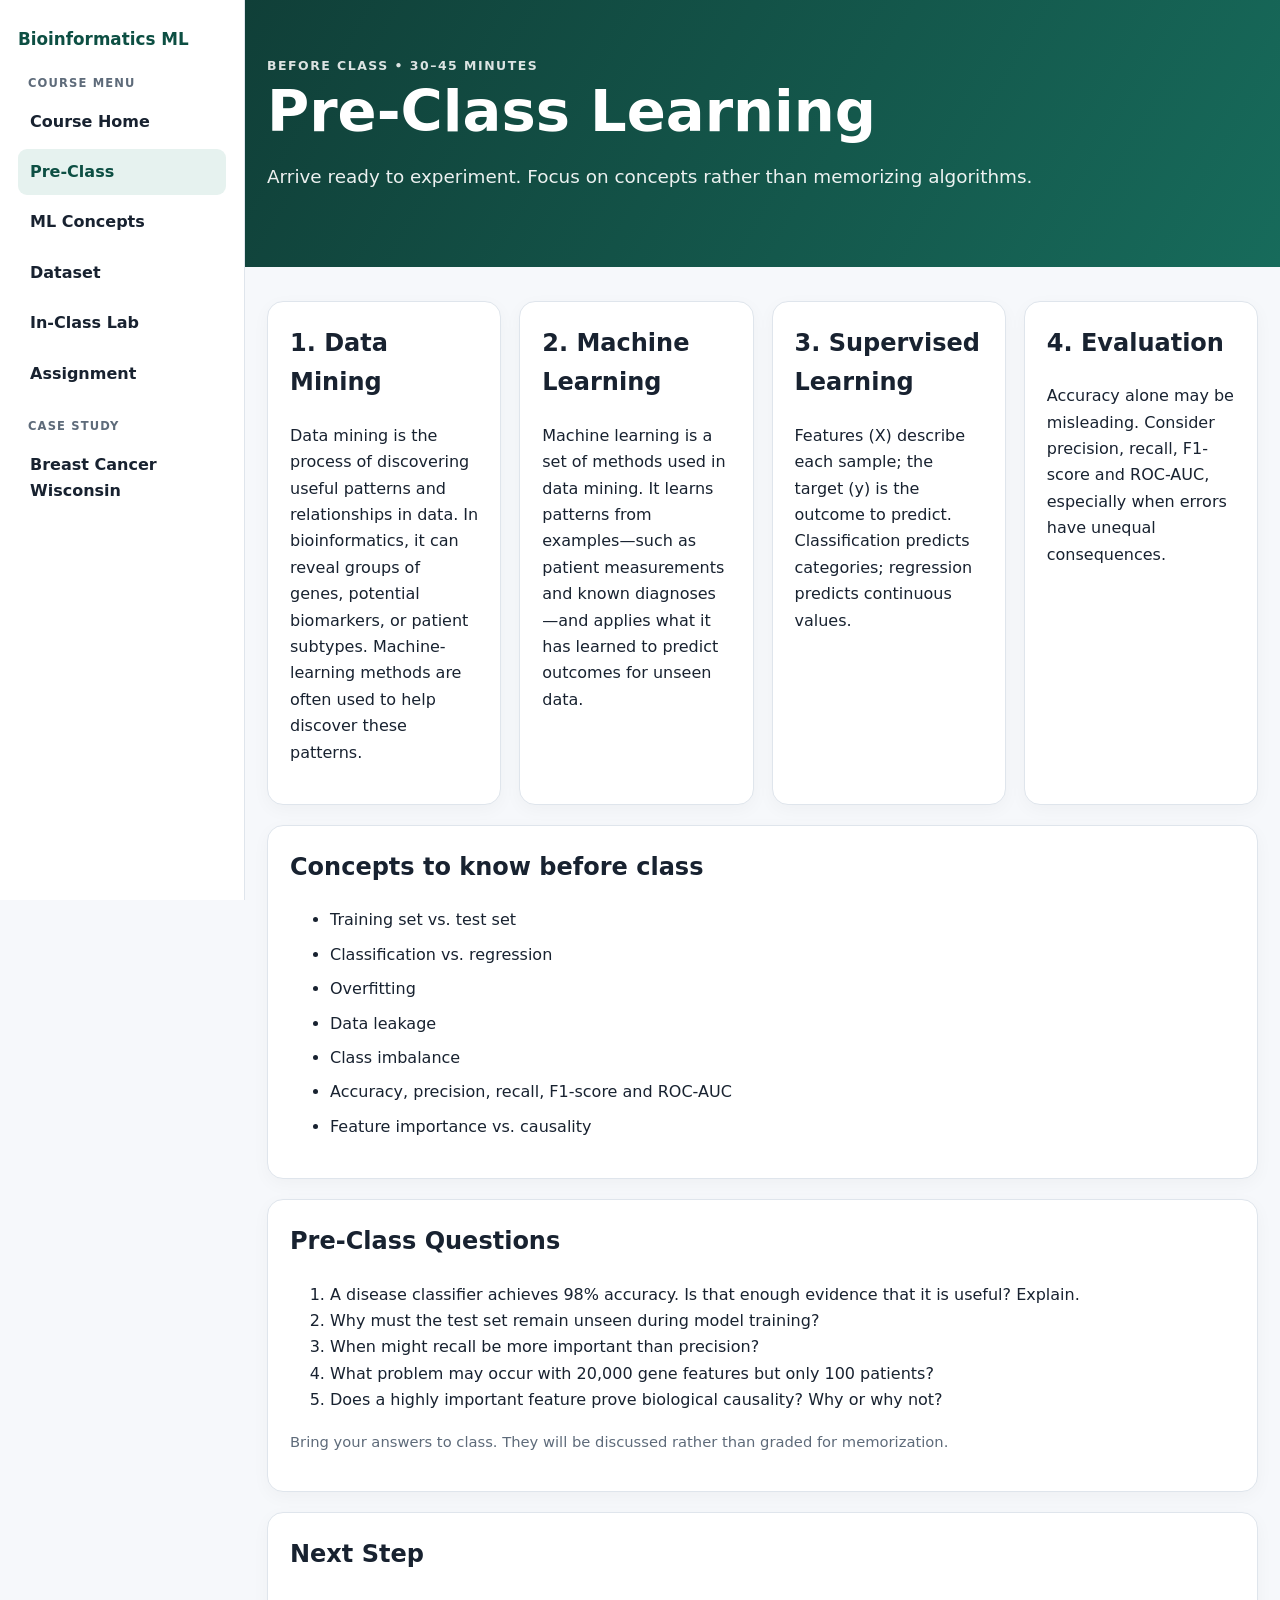
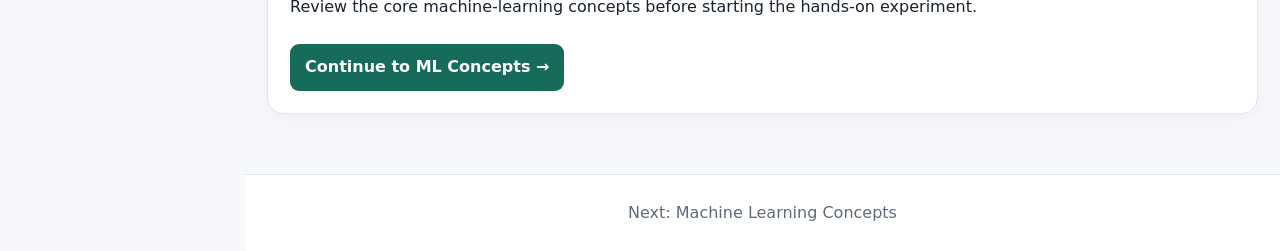
<file: pre-class/index.html>
<!doctype html><html lang="en"><head><meta charset="utf-8"><meta name="viewport" content="width=device-width,initial-scale=1"><title>Pre-Class</title><link rel="stylesheet" href="../style.css"></head><body><div class="course-shell"><aside class="sidebar"><div class="brand">Bioinformatics ML</div><div class="section">Course Menu</div><a class="" href="../index.html">Course Home</a><a class="active" href="../pre-class/index.html">Pre-Class</a><a class="" href="../concept/index.html">ML Concepts</a><a class="" href="../dataset/index.html">Dataset</a><a class="" href="../lab/index.html">In-Class Lab</a><a class="" href="../assignment/index.html">Assignment</a><div class="section">Case Study</div><a href="../dataset/index.html">Breast Cancer Wisconsin</a></aside><div class="course-content">
<header><div class="wrap"><div class="eyebrow">Before Class • 30–45 minutes</div><h1>Pre-Class Learning</h1><p class="subtitle">Arrive ready to experiment. Focus on concepts rather than memorizing algorithms.</p></div></header>
<main class="wrap"><div class="grid">
<div class="card"><h2>1. Data Mining</h2><p>Data mining is the process of discovering useful patterns and relationships in data. In bioinformatics, it can reveal groups of genes, potential biomarkers, or patient subtypes. Machine-learning methods are often used to help discover these patterns.</p></div>
<div class="card"><h2>2. Machine Learning</h2><p>Machine learning is a set of methods used in data mining. It learns patterns from examples—such as patient measurements and known diagnoses—and applies what it has learned to predict outcomes for unseen data.</p></div>
<div class="card"><h2>3. Supervised Learning</h2><p>Features (X) describe each sample; the target (y) is the outcome to predict. Classification predicts categories; regression predicts continuous values.</p></div>
<div class="card"><h2>4. Evaluation</h2><p>Accuracy alone may be misleading. Consider precision, recall, F1-score and ROC-AUC, especially when errors have unequal consequences.</p></div>
</div>
<section class="card" style="margin-top:20px"><h2>Concepts to know before class</h2>
<ul class="checklist"><li>Training set vs. test set</li><li>Classification vs. regression</li><li>Overfitting</li><li>Data leakage</li><li>Class imbalance</li><li>Accuracy, precision, recall, F1-score and ROC-AUC</li><li>Feature importance vs. causality</li></ul></section>
<section class="card" style="margin-top:20px"><h2>Pre-Class Questions</h2><ol>
<li>A disease classifier achieves 98% accuracy. Is that enough evidence that it is useful? Explain.</li>
<li>Why must the test set remain unseen during model training?</li>
<li>When might recall be more important than precision?</li>
<li>What problem may occur with 20,000 gene features but only 100 patients?</li>
<li>Does a highly important feature prove biological causality? Why or why not?</li></ol>
<p class="small">Bring your answers to class. They will be discussed rather than graded for memorization.</p></section>
<section class="card" style="margin-top:20px"><h2>Next Step</h2><p>Review the core machine-learning concepts before starting the hands-on experiment.</p><a class="btn" href="../concept/index.html">Continue to ML Concepts →</a></section></main><footer>Next: Machine Learning Concepts</footer></div></div></body></html>
</file>
<file: style.css>
:root{--bg:#f6f8fb;--card:#fff;--ink:#182230;--muted:#5e6b7a;--accent:#176b5b;--accent2:#0d4f43;--line:#dfe5ec}
*{box-sizing:border-box} body{margin:0;font-family:Inter,system-ui,-apple-system,Segoe UI,Arial,sans-serif;background:var(--bg);color:var(--ink);line-height:1.65}
header{background:linear-gradient(120deg,#103f38,#176b5b);color:white;padding:56px 22px}.wrap{max-width:1050px;margin:auto}.eyebrow{text-transform:uppercase;letter-spacing:.12em;font-weight:700;font-size:.78rem;opacity:.85}
h1{font-size:clamp(2rem,5vw,3.6rem);line-height:1.08;margin:.3rem 0 1rem} h2{margin-top:0} h3{margin-bottom:.35rem}
.subtitle{max-width:780px;font-size:1.15rem;opacity:.92}.nav{background:#fff;border-bottom:1px solid var(--line);position:sticky;top:0;z-index:3}.nav .wrap{display:flex;gap:18px;flex-wrap:wrap;padding:12px 22px}.nav a{color:var(--accent2);text-decoration:none;font-weight:700}
main{padding:34px 22px 60px}.grid{display:grid;grid-template-columns:repeat(auto-fit,minmax(230px,1fr));gap:18px}.card{background:var(--card);border:1px solid var(--line);border-radius:16px;padding:22px;box-shadow:0 5px 18px rgba(0,0,0,.035)}
.badge{display:inline-block;background:#e6f2ef;color:var(--accent2);padding:4px 10px;border-radius:99px;font-size:.82rem;font-weight:800}.btn{display:inline-block;background:var(--accent);color:#fff;text-decoration:none;font-weight:800;padding:10px 15px;border-radius:9px;margin-top:8px}.btn.secondary{background:#fff;color:var(--accent);border:1px solid var(--accent)}
table{width:100%;border-collapse:collapse;background:#fff}th,td{padding:10px;border:1px solid var(--line);text-align:left}th{background:#edf4f2}
code,pre{font-family:ui-monospace,SFMono-Regular,Consolas,monospace}pre{background:#101820;color:#edf7f4;padding:16px;border-radius:10px;overflow:auto}
.callout{border-left:5px solid var(--accent);padding:12px 16px;background:#eaf4f2;border-radius:8px;margin:18px 0}
footer{padding:25px 22px;text-align:center;color:var(--muted);border-top:1px solid var(--line);background:#fff}
.checklist li{margin:.5rem 0}.small{color:var(--muted);font-size:.92rem}

/* Left sidebar course navigation */
.course-shell{display:grid;grid-template-columns:245px minmax(0,1fr);min-height:100vh}
.sidebar{background:#fff;border-right:1px solid var(--line);padding:26px 18px;position:sticky;top:0;height:100vh;overflow:auto}
.sidebar .brand{font-weight:900;color:var(--accent2);font-size:1.05rem;margin-bottom:20px}
.sidebar a{display:block;text-decoration:none;color:var(--ink);padding:10px 12px;border-radius:9px;margin:4px 0;font-weight:650}
.sidebar a:hover,.sidebar a.active{background:#e6f2ef;color:var(--accent2)}
.sidebar .section{font-size:.72rem;text-transform:uppercase;letter-spacing:.1em;color:var(--muted);margin:20px 10px 6px;font-weight:800}
.course-content{min-width:0}
.dataset-facts{display:grid;grid-template-columns:repeat(auto-fit,minmax(145px,1fr));gap:12px;margin-top:14px}
.fact{background:#f4f8f7;border:1px solid var(--line);padding:14px;border-radius:12px}.fact strong{display:block;font-size:1.3rem;color:var(--accent2)}
.ml-workflow-figure{margin:22px 0 0}
.concept-overview{margin-top:20px}
.concept-figure{margin:18px 0 0}
.concept-figure img{display:block;width:100%;height:auto;border:1px solid var(--line);border-radius:10px}
.concept-figure figcaption{margin-top:10px;color:var(--muted);font-size:.92rem;text-align:center}
.dna-case-study{margin-top:32px}
.dna-analysis-grid{margin-top:18px}
.dna-analysis-grid h3{color:var(--accent2)}
.ml-workflow-scroll{overflow-x:auto;padding:4px 0 10px}
.ml-workflow{display:block;width:100%;min-width:900px;height:auto}
.ml-step rect{fill:#f4f8f7;stroke:var(--line);stroke-width:2}
.ml-step circle{fill:var(--accent)}
.ml-step text{text-anchor:middle;font-family:Inter,system-ui,-apple-system,Segoe UI,Arial,sans-serif}
.ml-step .ml-number{fill:#fff;font-size:18px;font-weight:800}
.ml-step .ml-step-title{fill:var(--accent2);font-size:21px;font-weight:800}
.ml-step .ml-step-subtitle{fill:var(--muted);font-size:16px;font-weight:700}
.ml-step .ml-step-detail{fill:var(--ink);font-size:13px}
.ml-flow-arrow,.ml-feedback-arrow{fill:none;stroke:var(--accent);stroke-width:3;marker-end:url(#ml-arrow)}
.ml-feedback-arrow{stroke:#c47719;marker-end:url(#ml-return-arrow)}
.ml-feedback-label{fill:#8a5112;font-family:Inter,system-ui,-apple-system,Segoe UI,Arial,sans-serif;font-size:15px;font-weight:700;text-anchor:middle}
.ml-workflow-figure figcaption{color:var(--muted);font-size:.9rem;margin-top:8px;text-align:center}
.metrics-figure{margin:24px 0 8px;padding:20px;background:#f7faf9;border:1px solid var(--line);border-radius:14px}
.metrics-figure>h3,.roc-explainer h3{color:var(--accent2)}
.confusion-wrap{overflow-x:auto}
.confusion-matrix{min-width:440px;max-width:620px;margin:16px auto 22px;text-align:center}
.confusion-matrix caption{caption-side:top;font-weight:800;color:var(--accent2);padding:8px}
.confusion-matrix th{text-align:center}
.confusion-matrix td{width:30%;padding:12px 8px;text-align:center}
.confusion-matrix td strong,.confusion-matrix td span{display:block}
.confusion-matrix td strong{font-size:1.45rem}
.confusion-matrix td span{font-size:.82rem}
.cm-tp,.cm-tn{background:#dcefe8;color:#155b43}
.cm-fp,.cm-fn{background:#fff0dc;color:#8a5112}
.metric-explainer-grid{display:grid;grid-template-columns:repeat(auto-fit,minmax(210px,1fr));gap:10px}
.metric-explainer{padding:13px;background:#fff;border:1px solid var(--line);border-radius:10px}
.metric-explainer strong{display:flex;justify-content:space-between;gap:8px;color:var(--accent2)}
.metric-explainer strong span{white-space:nowrap}
.metric-explainer p{font-size:.88rem;color:var(--muted);margin:5px 0 0}
.roc-explainer{margin-top:24px;padding-top:16px;border-top:1px solid var(--line)}
.roc-chart-wrap{max-width:480px;margin:0 auto}
.roc-chart{width:100%;height:auto;overflow:visible}
.roc-area{fill:#dcefe8;opacity:.8}
.roc-axis,.roc-gridline,.roc-random,.roc-line{fill:none}
.roc-axis{stroke:var(--ink);stroke-width:2}
.roc-gridline{stroke:var(--line);stroke-width:1}
.roc-random{stroke:#8492a0;stroke-width:2;stroke-dasharray:6 5}
.roc-line{stroke:var(--accent);stroke-width:4}
.roc-label,.roc-legend,.roc-random-label{font-family:Inter,system-ui,-apple-system,Segoe UI,Arial,sans-serif;fill:var(--ink);font-size:13px}
.roc-label{text-anchor:middle}
.roc-legend{fill:var(--accent2);font-weight:800}
.roc-random-label{fill:var(--muted)}
.metrics-figure figcaption{color:var(--muted);font-size:.9rem;margin-top:18px}
@media(max-width:760px){.course-shell{display:block}.sidebar{position:relative;height:auto;border-right:0;border-bottom:1px solid var(--line)}}
</file>
